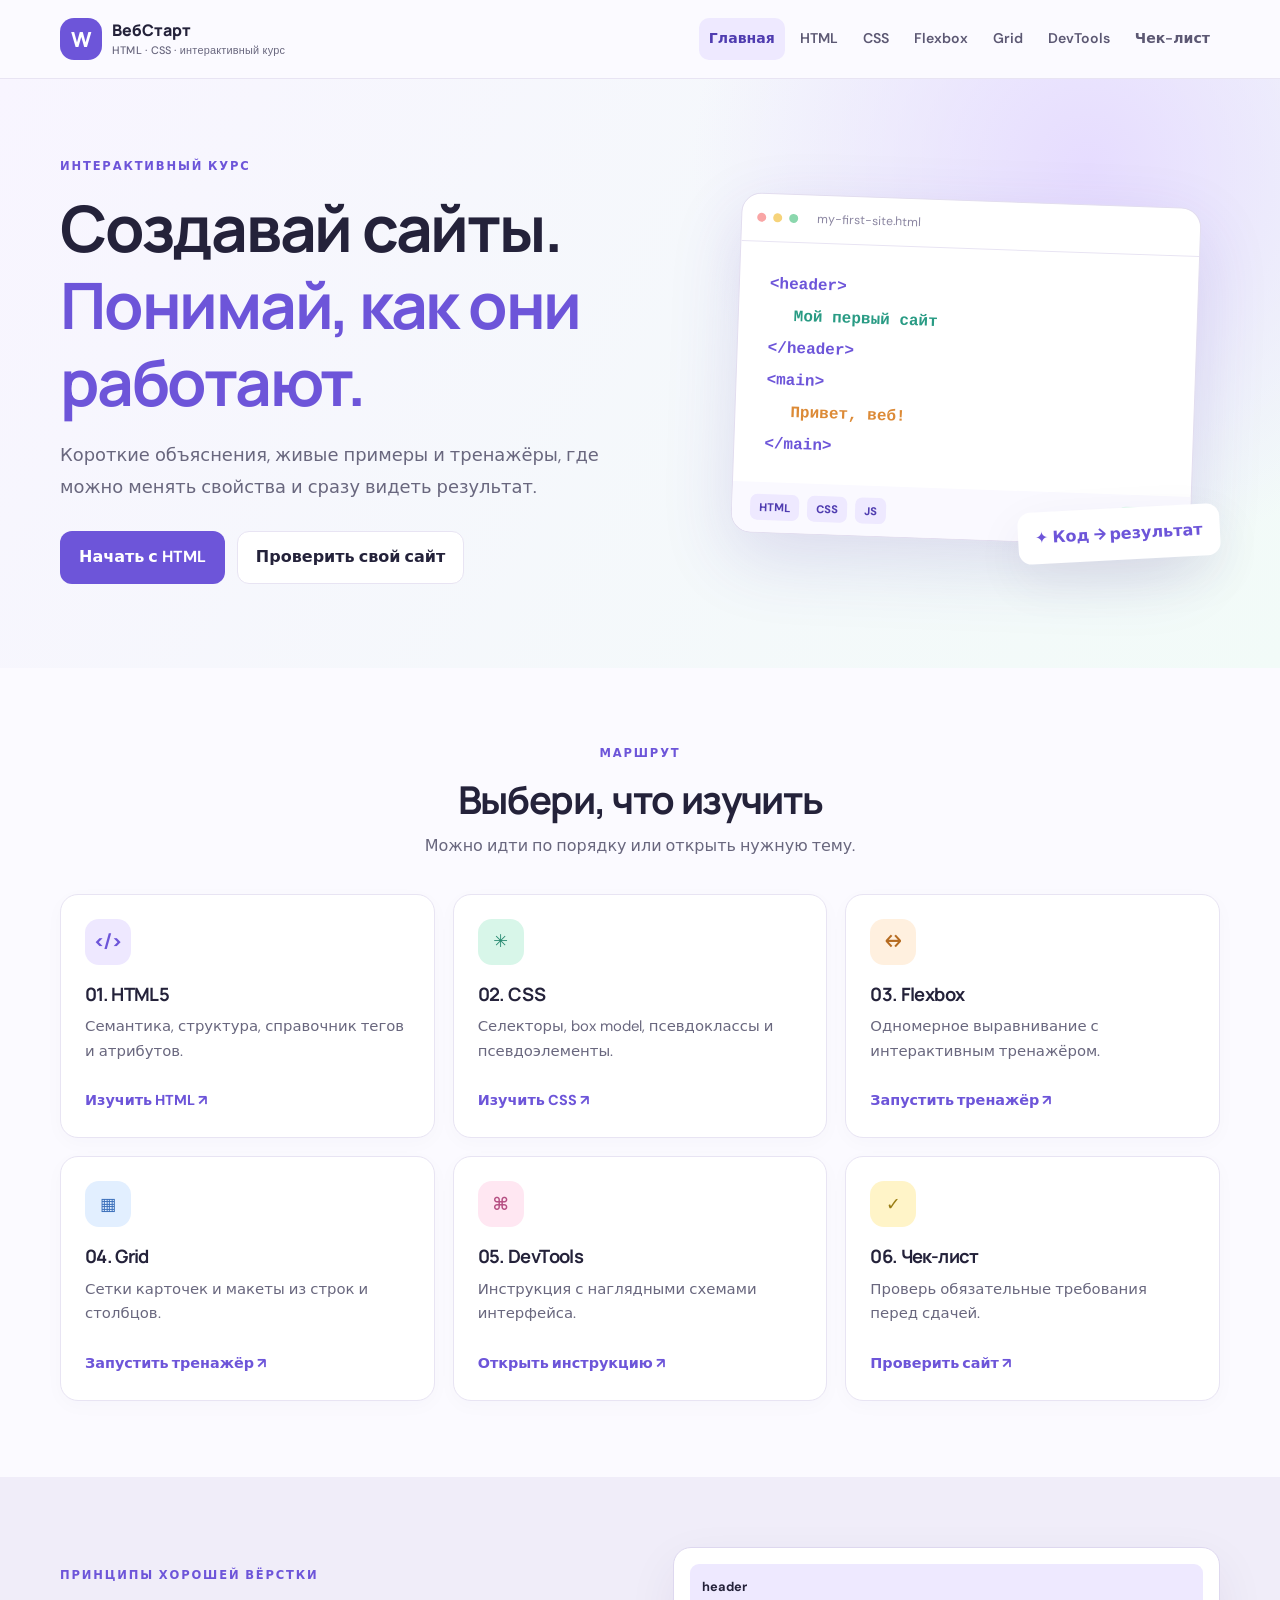
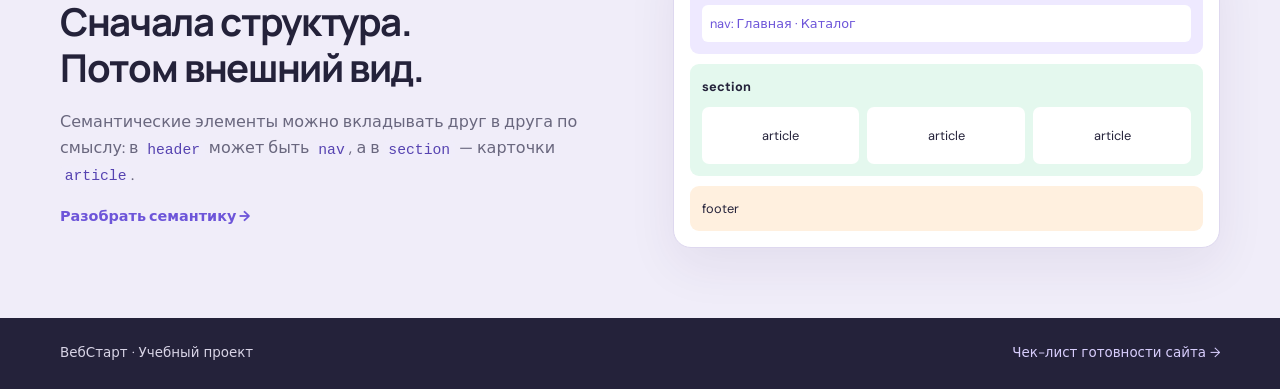
<file: index.html>
<!doctype html><html lang="ru"><head><meta charset="utf-8"><meta name="viewport" content="width=device-width, initial-scale=1"><meta name="description" content="Интерактивный учебник HTML и CSS"><title>ВебСтарт — интерактивный учебник</title><link rel="stylesheet" href="styles.css"><script src="app.js" defer></script></head><body><a class="skip-link" href="#main">Перейти к содержимому</a><header class="site-header"><div class="container header-inner"><a class="brand" href="index.html"><span class="brand-mark">W</span><span>ВебСтарт<small>HTML · CSS · интерактивный курс</small></span></a><button class="nav-toggle" aria-expanded="false" aria-controls="site-nav">Меню</button><nav id="site-nav" class="site-nav" aria-label="Основная навигация"><a aria-current="page" href="index.html">Главная</a><a href="html.html">HTML</a><a href="css.html">CSS</a><a href="flex.html">Flexbox</a><a href="grid.html">Grid</a><a href="devtools.html">DevTools</a><a href="checklist.html">Чек-лист</a></nav></div></header><main id="main"><section class="hero"><div class="container hero-grid"><div><p class="eyebrow">ИНТЕРАКТИВНЫЙ КУРС</p><h1>Создавай сайты.<br><span>Понимай, как они работают.</span></h1><p class="lead">Короткие объяснения, живые примеры и тренажёры, где можно менять свойства и сразу видеть результат.</p><div class="button-row"><a class="button primary" href="html.html">Начать с HTML</a><a class="button secondary" href="checklist.html">Проверить свой сайт</a></div></div><div class="hero-art"><div class="browser"><div class="browser-bar"><i></i><i></i><i></i><span>my-first-site.html</span></div><div class="code-lines"><p><b>&lt;header&gt;</b></p><p class="indent"><em>Мой первый сайт</em></p><p><b>&lt;/header&gt;</b></p><p><b>&lt;main&gt;</b></p><p class="indent"><strong>Привет, веб!</strong></p><p><b>&lt;/main&gt;</b></p></div><div class="browser-foot"><span>HTML</span><span>CSS</span><span>JS</span><span>● LIVE</span></div></div><div class="floating-note">✦ Код → результат</div></div></div></section><section class="container section-pad"><div class="section-heading"><p class="eyebrow">МАРШРУТ</p><h2>Выбери, что изучить</h2><p>Можно идти по порядку или открыть нужную тему.</p></div><div class="topic-grid"><a class="topic-card" href="html.html"><span class="topic-icon purple">&lt;/&gt;</span><h3>01. HTML5</h3><p>Семантика, структура, справочник тегов и атрибутов.</p><span class="card-link">Изучить HTML ↗</span></a><a class="topic-card" href="css.html"><span class="topic-icon mint">✳</span><h3>02. CSS</h3><p>Селекторы, box model, псевдоклассы и псевдоэлементы.</p><span class="card-link">Изучить CSS ↗</span></a><a class="topic-card" href="flex.html"><span class="topic-icon orange">↔</span><h3>03. Flexbox</h3><p>Одномерное выравнивание с интерактивным тренажёром.</p><span class="card-link">Запустить тренажёр ↗</span></a><a class="topic-card" href="grid.html"><span class="topic-icon blue">▦</span><h3>04. Grid</h3><p>Сетки карточек и макеты из строк и столбцов.</p><span class="card-link">Запустить тренажёр ↗</span></a><a class="topic-card" href="devtools.html"><span class="topic-icon pink">⌘</span><h3>05. DevTools</h3><p>Инструкция с наглядными схемами интерфейса.</p><span class="card-link">Открыть инструкцию ↗</span></a><a class="topic-card" href="checklist.html"><span class="topic-icon yellow">✓</span><h3>06. Чек-лист</h3><p>Проверь обязательные требования перед сдачей.</p><span class="card-link">Проверить сайт ↗</span></a></div></section><section class="soft-section"><div class="container split-section"><div><p class="eyebrow">ПРИНЦИПЫ ХОРОШЕЙ ВЁРСТКИ</p><h2>Сначала структура.<br>Потом внешний вид.</h2><p>Семантические элементы можно вкладывать друг в друга по смыслу: в <code>header</code> может быть <code>nav</code>, а в <code>section</code> — карточки <code>article</code>.</p><a class="text-link" href="html.html#semantics">Разобрать семантику →</a></div><div class="mini-layout"><header><b>header</b><nav>nav: Главная · Каталог</nav></header><main><b>section</b><div class="mini-cards"><article>article</article><article>article</article><article>article</article></div></main><footer>footer</footer></div></div></section></main><footer class="site-footer"><div class="container footer-inner"><span>ВебСтарт · Учебный проект</span><a href="checklist.html">Чек-лист готовности сайта →</a></div></footer></body></html>
</file>
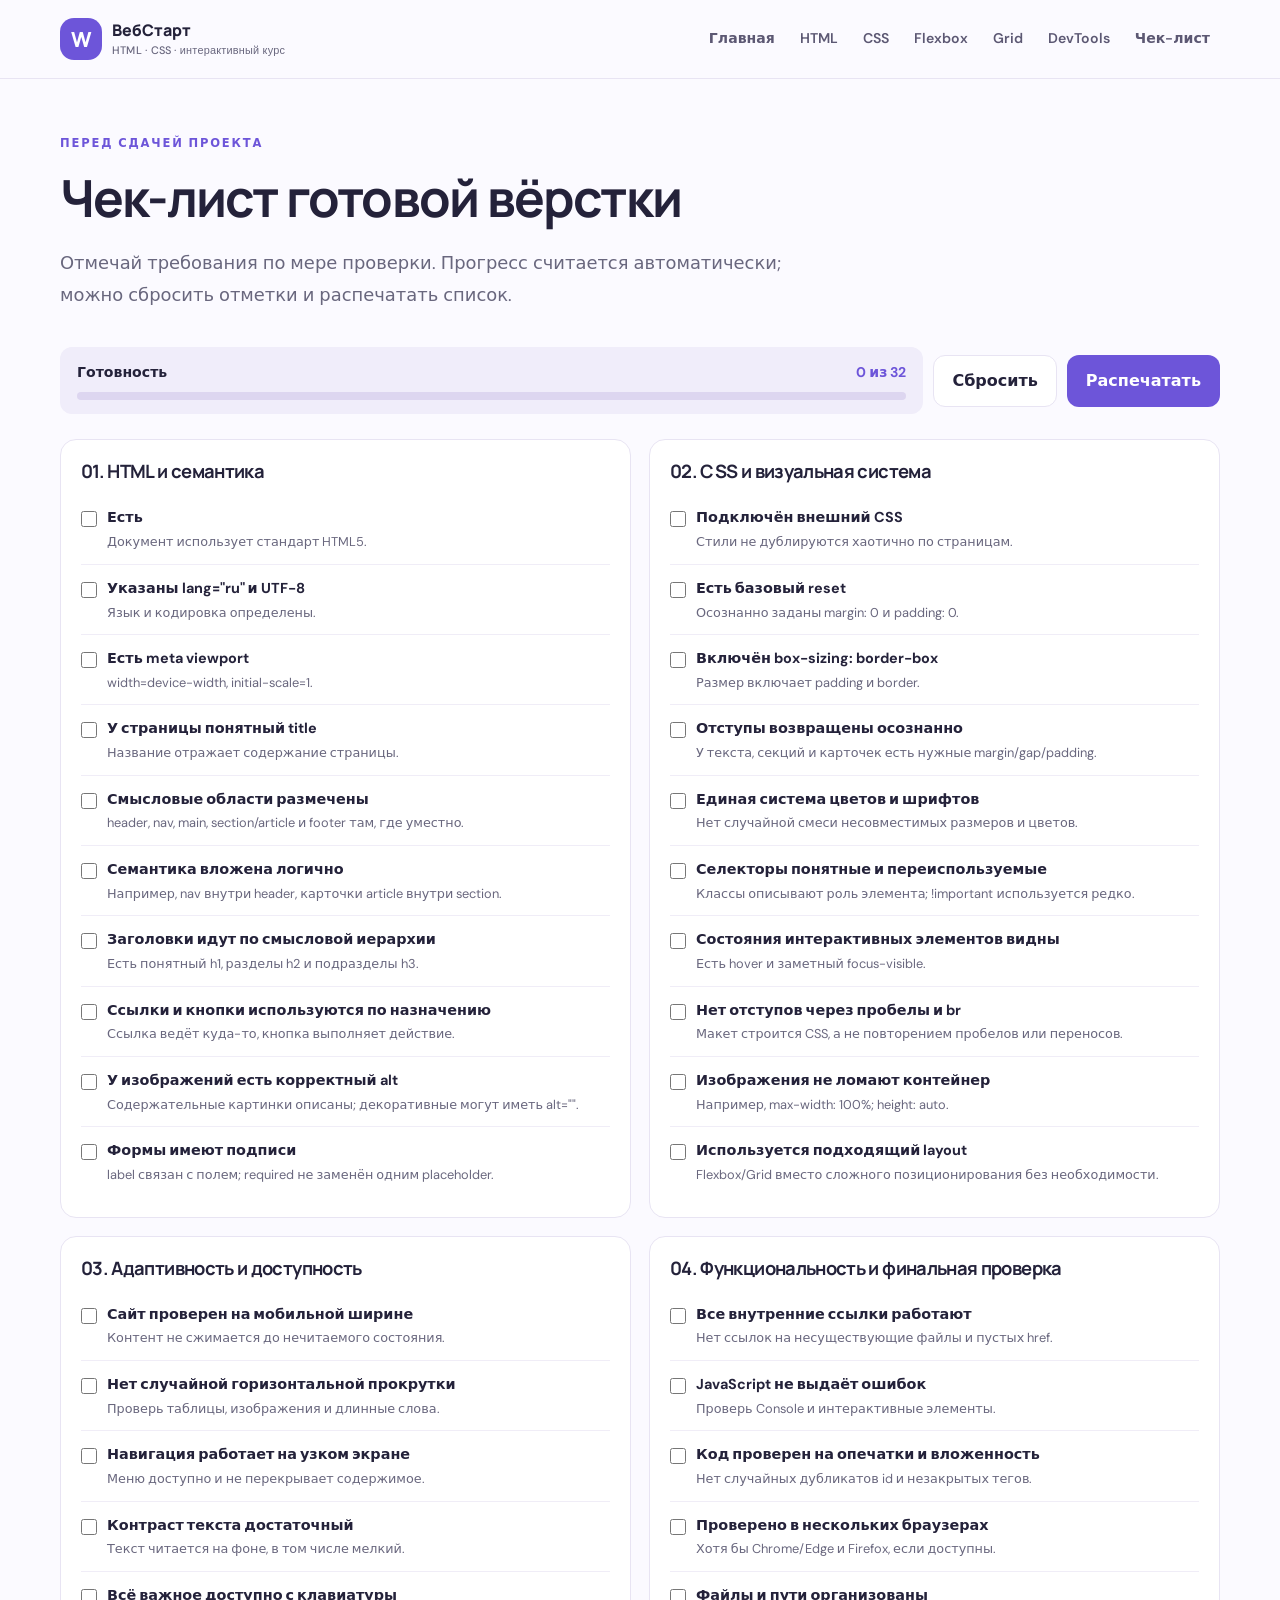
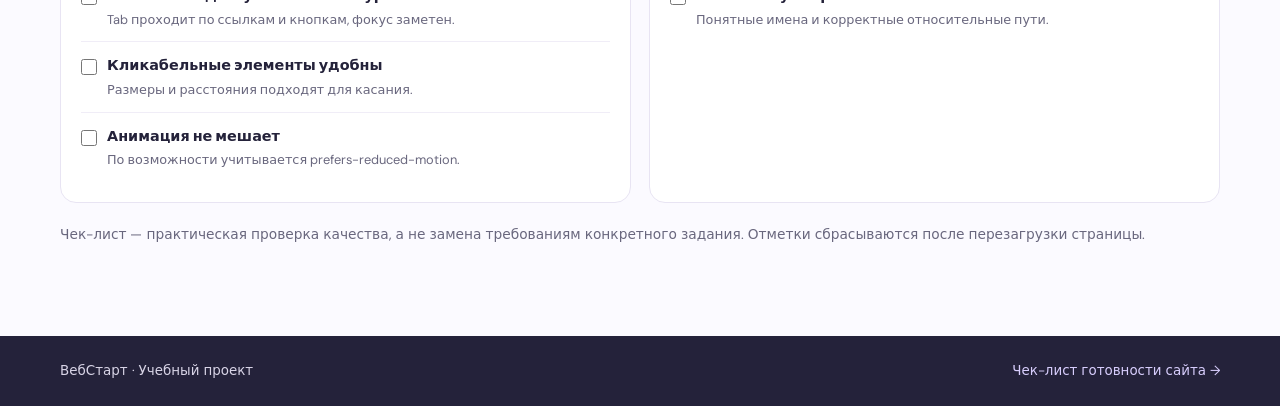
<file: checklist.html>
<!doctype html>
<html lang="ru"><head><meta charset="utf-8"><meta name="viewport" content="width=device-width, initial-scale=1"><meta name="description" content="Интерактивный учебник по HTML и CSS"><title>Чек-лист — ВебСтарт</title><link rel="stylesheet" href="styles.css"><script src="app.js" defer></script></head><body><a class="skip-link" href="#main">Перейти к содержимому</a><header class="site-header"><div class="container header-inner"><a class="brand" href="index.html"><span class="brand-mark">W</span><span>ВебСтарт<small>HTML · CSS · интерактивный курс</small></span></a><button class="nav-toggle" aria-expanded="false" aria-controls="site-nav">Меню</button><nav id="site-nav" class="site-nav" aria-label="Основная навигация"><a href="index.html">Главная</a><a href="html.html">HTML</a><a href="css.html">CSS</a><a href="flex.html">Flexbox</a><a href="grid.html">Grid</a><a href="devtools.html">DevTools</a><a href="checklist.html">Чек-лист</a></nav></div></header><main id="main" class="container checklist-page"><header class="page-title"><p class="eyebrow">ПЕРЕД СДАЧЕЙ ПРОЕКТА</p><h1>Чек-лист готовой вёрстки</h1><p class="lead">Отмечай требования по мере проверки. Прогресс считается автоматически; можно сбросить отметки и распечатать список.</p></header><div class="checklist-toolbar"><div class="progress-area"><div class="progress-label"><b>Готовность</b><strong data-check-progress>0 из 30</strong></div><div class="progress-track"><span data-progress-bar></span></div></div><button class="button secondary" type="button" data-check-reset>Сбросить</button><button class="button primary" type="button" data-print>Распечатать</button></div><div class="checklist-grid"><section class="checklist-group"><h2>01. HTML и семантика</h2><label class="check-item"><input type="checkbox"><span><b>Есть <!doctype html></b><small>Документ использует стандарт HTML5.</small></span></label><label class="check-item"><input type="checkbox"><span><b>Указаны lang="ru" и UTF-8</b><small>Язык и кодировка определены.</small></span></label><label class="check-item"><input type="checkbox"><span><b>Есть meta viewport</b><small>width=device-width, initial-scale=1.</small></span></label><label class="check-item"><input type="checkbox"><span><b>У страницы понятный title</b><small>Название отражает содержание страницы.</small></span></label><label class="check-item"><input type="checkbox"><span><b>Смысловые области размечены</b><small>header, nav, main, section/article и footer там, где уместно.</small></span></label><label class="check-item"><input type="checkbox"><span><b>Семантика вложена логично</b><small>Например, nav внутри header, карточки article внутри section.</small></span></label><label class="check-item"><input type="checkbox"><span><b>Заголовки идут по смысловой иерархии</b><small>Есть понятный h1, разделы h2 и подразделы h3.</small></span></label><label class="check-item"><input type="checkbox"><span><b>Ссылки и кнопки используются по назначению</b><small>Ссылка ведёт куда-то, кнопка выполняет действие.</small></span></label><label class="check-item"><input type="checkbox"><span><b>У изображений есть корректный alt</b><small>Содержательные картинки описаны; декоративные могут иметь alt="".</small></span></label><label class="check-item"><input type="checkbox"><span><b>Формы имеют подписи</b><small>label связан с полем; required не заменён одним placeholder.</small></span></label></section><section class="checklist-group"><h2>02. CSS и визуальная система</h2><label class="check-item"><input type="checkbox"><span><b>Подключён внешний CSS</b><small>Стили не дублируются хаотично по страницам.</small></span></label><label class="check-item"><input type="checkbox"><span><b>Есть базовый reset</b><small>Осознанно заданы margin: 0 и padding: 0.</small></span></label><label class="check-item"><input type="checkbox"><span><b>Включён box-sizing: border-box</b><small>Размер включает padding и border.</small></span></label><label class="check-item"><input type="checkbox"><span><b>Отступы возвращены осознанно</b><small>У текста, секций и карточек есть нужные margin/gap/padding.</small></span></label><label class="check-item"><input type="checkbox"><span><b>Единая система цветов и шрифтов</b><small>Нет случайной смеси несовместимых размеров и цветов.</small></span></label><label class="check-item"><input type="checkbox"><span><b>Селекторы понятные и переиспользуемые</b><small>Классы описывают роль элемента; !important используется редко.</small></span></label><label class="check-item"><input type="checkbox"><span><b>Состояния интерактивных элементов видны</b><small>Есть hover и заметный focus-visible.</small></span></label><label class="check-item"><input type="checkbox"><span><b>Нет отступов через пробелы и br</b><small>Макет строится CSS, а не повторением пробелов или переносов.</small></span></label><label class="check-item"><input type="checkbox"><span><b>Изображения не ломают контейнер</b><small>Например, max-width: 100%; height: auto.</small></span></label><label class="check-item"><input type="checkbox"><span><b>Используется подходящий layout</b><small>Flexbox/Grid вместо сложного позиционирования без необходимости.</small></span></label></section><section class="checklist-group"><h2>03. Адаптивность и доступность</h2><label class="check-item"><input type="checkbox"><span><b>Сайт проверен на мобильной ширине</b><small>Контент не сжимается до нечитаемого состояния.</small></span></label><label class="check-item"><input type="checkbox"><span><b>Нет случайной горизонтальной прокрутки</b><small>Проверь таблицы, изображения и длинные слова.</small></span></label><label class="check-item"><input type="checkbox"><span><b>Навигация работает на узком экране</b><small>Меню доступно и не перекрывает содержимое.</small></span></label><label class="check-item"><input type="checkbox"><span><b>Контраст текста достаточный</b><small>Текст читается на фоне, в том числе мелкий.</small></span></label><label class="check-item"><input type="checkbox"><span><b>Всё важное доступно с клавиатуры</b><small>Tab проходит по ссылкам и кнопкам, фокус заметен.</small></span></label><label class="check-item"><input type="checkbox"><span><b>Кликабельные элементы удобны</b><small>Размеры и расстояния подходят для касания.</small></span></label><label class="check-item"><input type="checkbox"><span><b>Анимация не мешает</b><small>По возможности учитывается prefers-reduced-motion.</small></span></label></section><section class="checklist-group"><h2>04. Функциональность и финальная проверка</h2><label class="check-item"><input type="checkbox"><span><b>Все внутренние ссылки работают</b><small>Нет ссылок на несуществующие файлы и пустых href.</small></span></label><label class="check-item"><input type="checkbox"><span><b>JavaScript не выдаёт ошибок</b><small>Проверь Console и интерактивные элементы.</small></span></label><label class="check-item"><input type="checkbox"><span><b>Код проверен на опечатки и вложенность</b><small>Нет случайных дубликатов id и незакрытых тегов.</small></span></label><label class="check-item"><input type="checkbox"><span><b>Проверено в нескольких браузерах</b><small>Хотя бы Chrome/Edge и Firefox, если доступны.</small></span></label><label class="check-item"><input type="checkbox"><span><b>Файлы и пути организованы</b><small>Понятные имена и корректные относительные пути.</small></span></label></section></div><p class="checklist-note">Чек-лист — практическая проверка качества, а не замена требованиям конкретного задания. Отметки сбрасываются после перезагрузки страницы.</p></main><footer class="site-footer"><div class="container footer-inner"><span>ВебСтарт · Учебный проект</span><a href="checklist.html">Чек-лист готовности сайта →</a></div></footer></body></html>
</file>
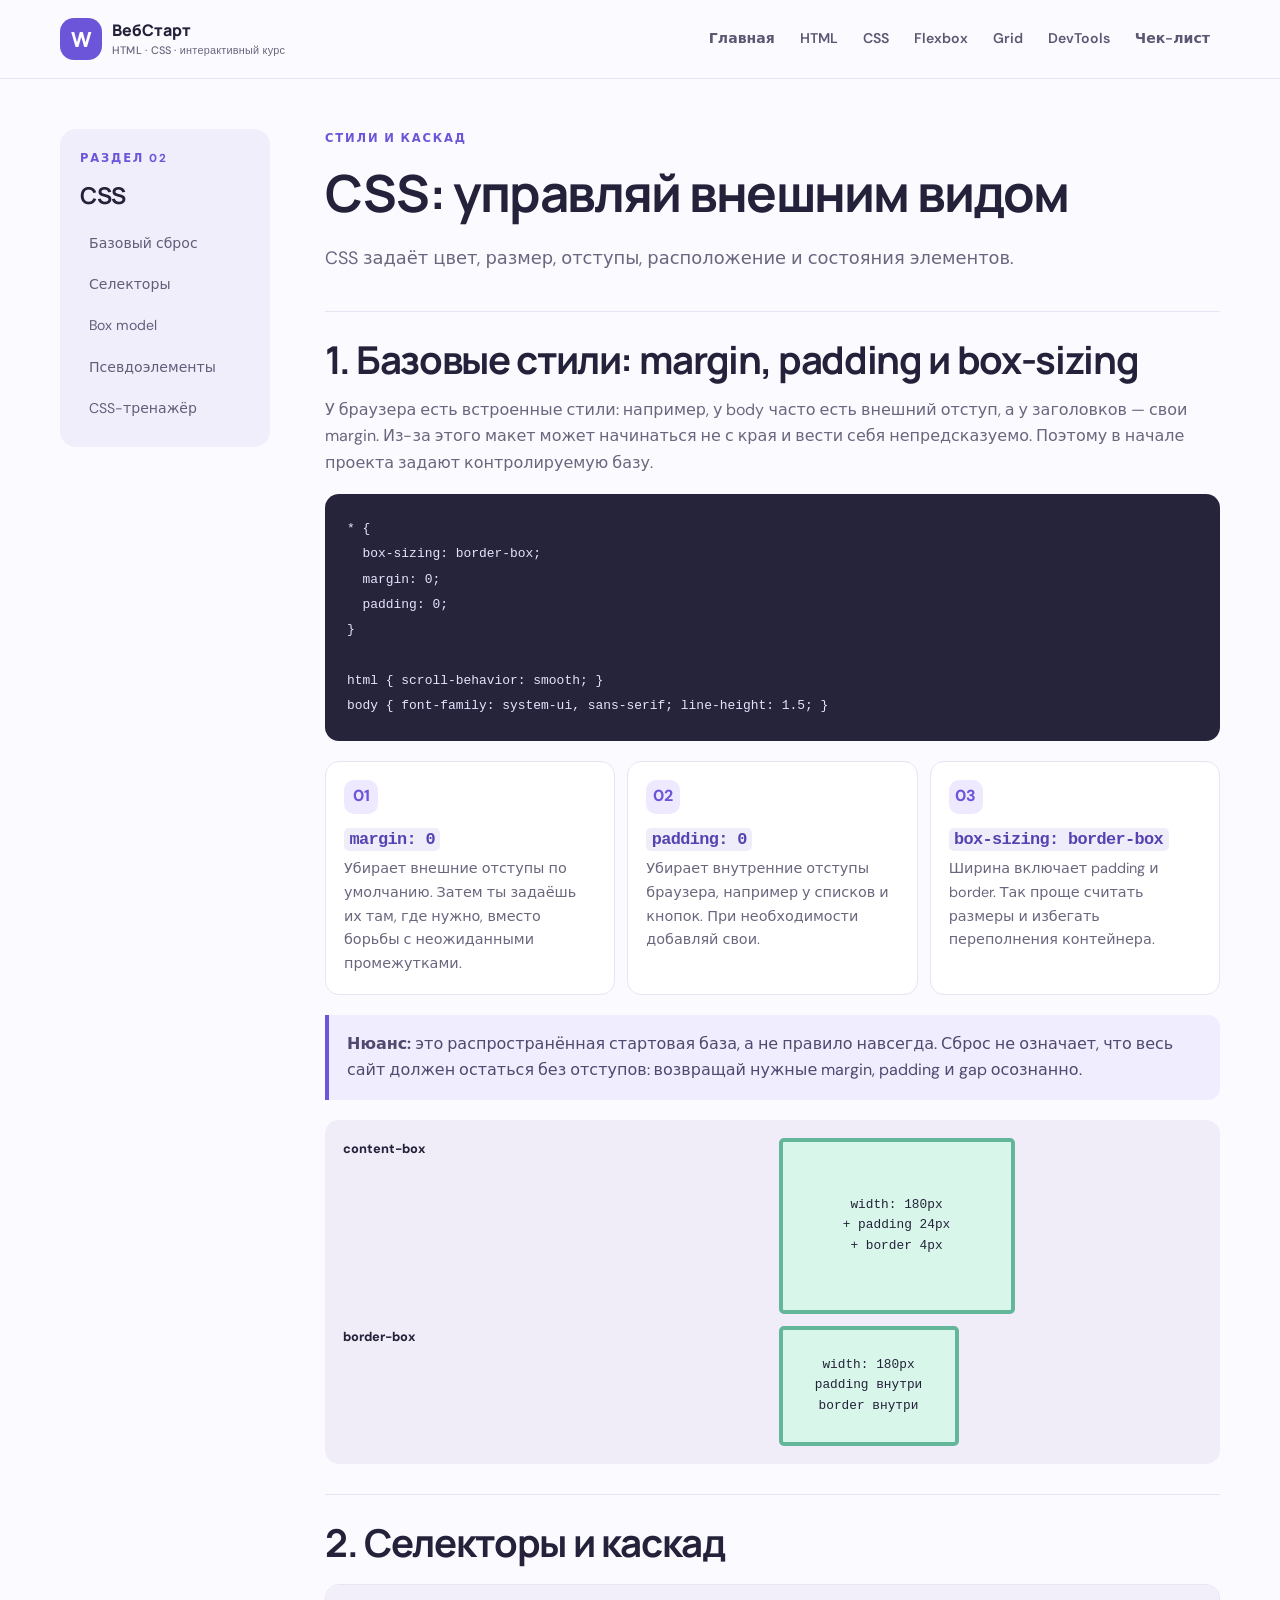
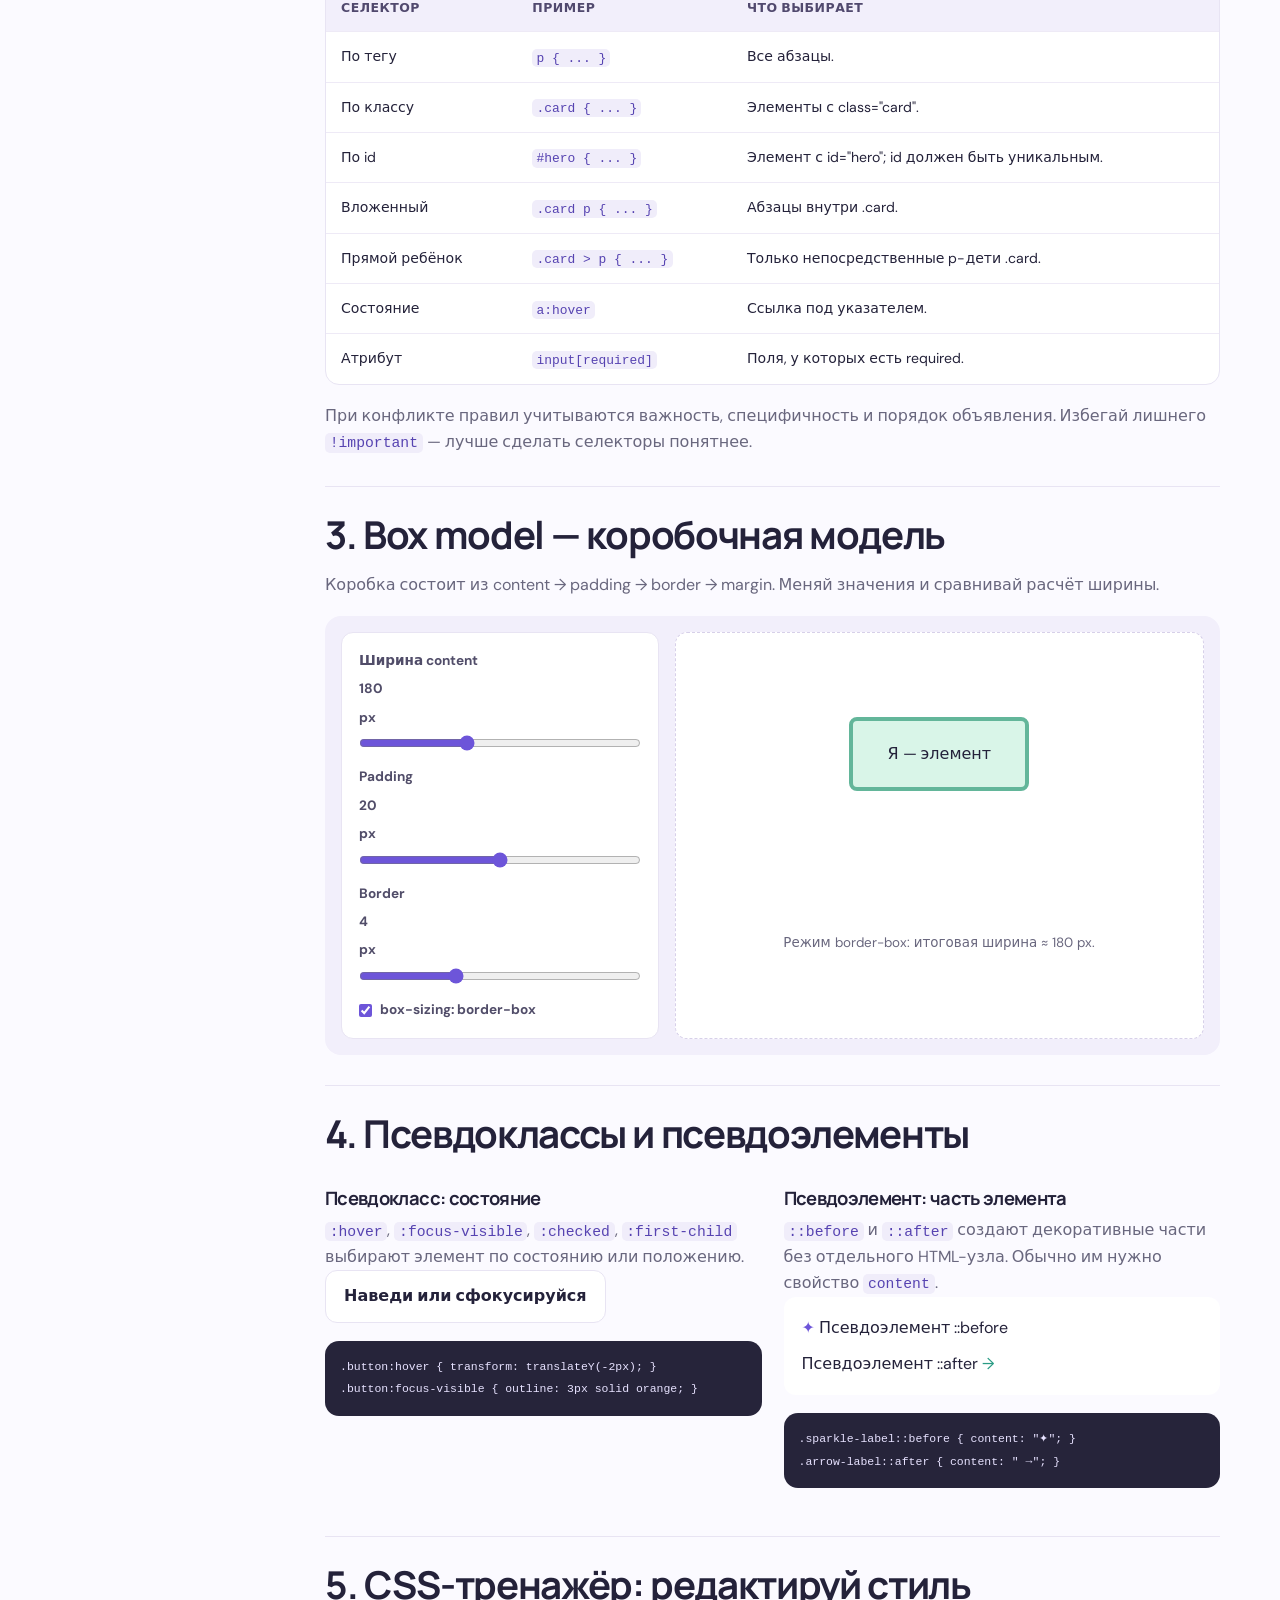
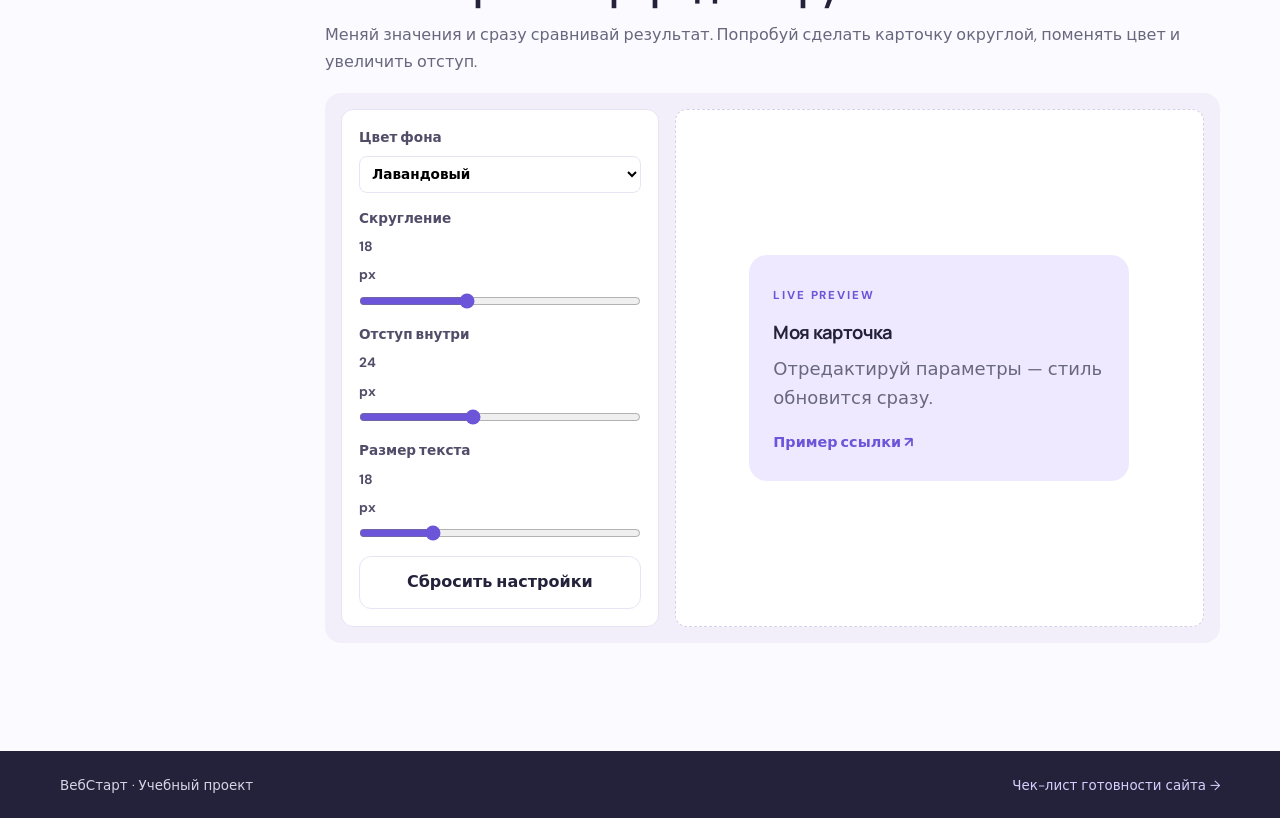
<file: css.html>
<!doctype html>
<html lang="ru"><head><meta charset="utf-8"><meta name="viewport" content="width=device-width, initial-scale=1"><meta name="description" content="Интерактивный учебник по HTML и CSS"><title>CSS — ВебСтарт</title><link rel="stylesheet" href="styles.css"><script src="app.js" defer></script></head><body><a class="skip-link" href="#main">Перейти к содержимому</a><header class="site-header"><div class="container header-inner"><a class="brand" href="index.html"><span class="brand-mark">W</span><span>ВебСтарт<small>HTML · CSS · интерактивный курс</small></span></a><button class="nav-toggle" aria-expanded="false" aria-controls="site-nav">Меню</button><nav id="site-nav" class="site-nav" aria-label="Основная навигация"><a href="index.html">Главная</a><a href="html.html">HTML</a><a href="css.html">CSS</a><a href="flex.html">Flexbox</a><a href="grid.html">Grid</a><a href="devtools.html">DevTools</a><a href="checklist.html">Чек-лист</a></nav></div></header><main id="main" class="container page-layout"><aside class="page-aside"><p class="eyebrow">РАЗДЕЛ 02</p><h2>CSS</h2><nav aria-label="Содержание урока"><a href="#reset">Базовый сброс</a><a href="#selectors">Селекторы</a><a href="#box">Box model</a><a href="#pseudo">Псевдоэлементы</a><a href="#playground">CSS-тренажёр</a></nav></aside><article class="lesson"><header class="page-title"><p class="eyebrow">СТИЛИ И КАСКАД</p><h1>CSS: управляй внешним видом</h1><p class="lead">CSS задаёт цвет, размер, отступы, расположение и состояния элементов.</p></header><section id="reset" class="lesson-section"><h2>1. Базовые стили: margin, padding и box-sizing</h2><p>У браузера есть встроенные стили: например, у body часто есть внешний отступ, а у заголовков — свои margin. Из-за этого макет может начинаться не с края и вести себя непредсказуемо. Поэтому в начале проекта задают контролируемую базу.</p><pre class="code-block"><code>* {
  box-sizing: border-box;
  margin: 0;
  padding: 0;
}

html { scroll-behavior: smooth; }
body { font-family: system-ui, sans-serif; line-height: 1.5; }</code></pre><div class="why-grid"><article><span class="number-bubble">01</span><h3><code>margin: 0</code></h3><p>Убирает внешние отступы по умолчанию. Затем ты задаёшь их там, где нужно, вместо борьбы с неожиданными промежутками.</p></article><article><span class="number-bubble">02</span><h3><code>padding: 0</code></h3><p>Убирает внутренние отступы браузера, например у списков и кнопок. При необходимости добавляй свои.</p></article><article><span class="number-bubble">03</span><h3><code>box-sizing: border-box</code></h3><p>Ширина включает padding и border. Так проще считать размеры и избегать переполнения контейнера.</p></article></div><div class="callout"><b>Нюанс:</b> это распространённая стартовая база, а не правило навсегда. Сброс не означает, что весь сайт должен остаться без отступов: возвращай нужные margin, padding и gap осознанно.</div><div class="box-model-demo"><div class="box-model-label">content-box</div><div class="model-box content-box">width: 180px<br>+ padding 24px<br>+ border 4px</div><div class="box-model-label">border-box</div><div class="model-box border-box">width: 180px<br>padding внутри<br>border внутри</div></div></section><section id="selectors" class="lesson-section"><h2>2. Селекторы и каскад</h2><div class="table-wrap"><table><thead><tr><th>Селектор</th><th>Пример</th><th>Что выбирает</th></tr></thead><tbody><tr><td>По тегу</td><td><code>p { ... }</code></td><td>Все абзацы.</td></tr><tr><td>По классу</td><td><code>.card { ... }</code></td><td>Элементы с class="card".</td></tr><tr><td>По id</td><td><code>#hero { ... }</code></td><td>Элемент с id="hero"; id должен быть уникальным.</td></tr><tr><td>Вложенный</td><td><code>.card p { ... }</code></td><td>Абзацы внутри .card.</td></tr><tr><td>Прямой ребёнок</td><td><code>.card &gt; p { ... }</code></td><td>Только непосредственные p-дети .card.</td></tr><tr><td>Состояние</td><td><code>a:hover</code></td><td>Ссылка под указателем.</td></tr><tr><td>Атрибут</td><td><code>input[required]</code></td><td>Поля, у которых есть required.</td></tr></tbody></table></div><p>При конфликте правил учитываются важность, специфичность и порядок объявления. Избегай лишнего <code>!important</code> — лучше сделать селекторы понятнее.</p></section><section id="box" class="lesson-section"><h2>3. Box model — коробочная модель</h2><p>Коробка состоит из content → padding → border → margin. Меняй значения и сравнивай расчёт ширины.</p><div class="interactive-lab" data-box-lab><div class="lab-controls"><label>Ширина content <output data-box-width-out>180</output> px<input type="range" min="120" max="280" value="180" data-box-width></label><label>Padding <output data-box-pad-out>20</output> px<input type="range" min="0" max="40" value="20" data-box-pad></label><label>Border <output data-box-border-out>4</output> px<input type="range" min="0" max="12" value="4" data-box-border></label><label class="check-label"><input type="checkbox" data-box-sizing checked> box-sizing: border-box</label></div><div class="lab-stage"><div class="live-box" data-live-box>Я — элемент</div><p class="lab-readout" data-box-readout aria-live="polite"></p></div></div></section><section id="pseudo" class="lesson-section"><h2>4. Псевдоклассы и псевдоэлементы</h2><div class="two-column"><div><h3>Псевдокласс: состояние</h3><p><code>:hover</code>, <code>:focus-visible</code>, <code>:checked</code>, <code>:first-child</code> выбирают элемент по состоянию или положению.</p><button class="button secondary hover-demo">Наведи или сфокусируйся</button><pre class="compact-code"><code>.button:hover { transform: translateY(-2px); }
.button:focus-visible { outline: 3px solid orange; }</code></pre></div><div><h3>Псевдоэлемент: часть элемента</h3><p><code>::before</code> и <code>::after</code> создают декоративные части без отдельного HTML-узла. Обычно им нужно свойство <code>content</code>.</p><div class="pseudo-demo"><span class="sparkle-label">Псевдоэлемент ::before</span><span class="arrow-label">Псевдоэлемент ::after</span></div><pre class="compact-code"><code>.sparkle-label::before { content: "✦"; }
.arrow-label::after { content: " →"; }</code></pre></div></div></section><section id="playground" class="lesson-section"><h2>5. CSS-тренажёр: редактируй стиль</h2><p>Меняй значения и сразу сравнивай результат. Попробуй сделать карточку округлой, поменять цвет и увеличить отступ.</p><div class="interactive-lab" data-css-lab><div class="lab-controls"><label>Цвет фона<select data-css-color><option value="#eee9ff">Лавандовый</option><option value="#d7f7eb">Мятный</option><option value="#ffe4cb">Персиковый</option><option value="#dceeff">Голубой</option></select></label><label>Скругление <output data-radius-out>18</output> px<input type="range" min="0" max="48" value="18" data-radius></label><label>Отступ внутри <output data-padding-out>24</output> px<input type="range" min="8" max="48" value="24" data-padding></label><label>Размер текста <output data-font-out>18</output> px<input type="range" min="14" max="30" value="18" data-font></label><button class="button secondary" type="button" data-css-reset>Сбросить настройки</button></div><div class="lab-stage"><article class="css-live-card" data-css-card><span class="eyebrow">LIVE PREVIEW</span><h3>Моя карточка</h3><p>Отредактируй параметры — стиль обновится сразу.</p><a href="#playground" class="text-link">Пример ссылки ↗</a></article></div></div></section></article></main><footer class="site-footer"><div class="container footer-inner"><span>ВебСтарт · Учебный проект</span><a href="checklist.html">Чек-лист готовности сайта →</a></div></footer></body></html>
</file>
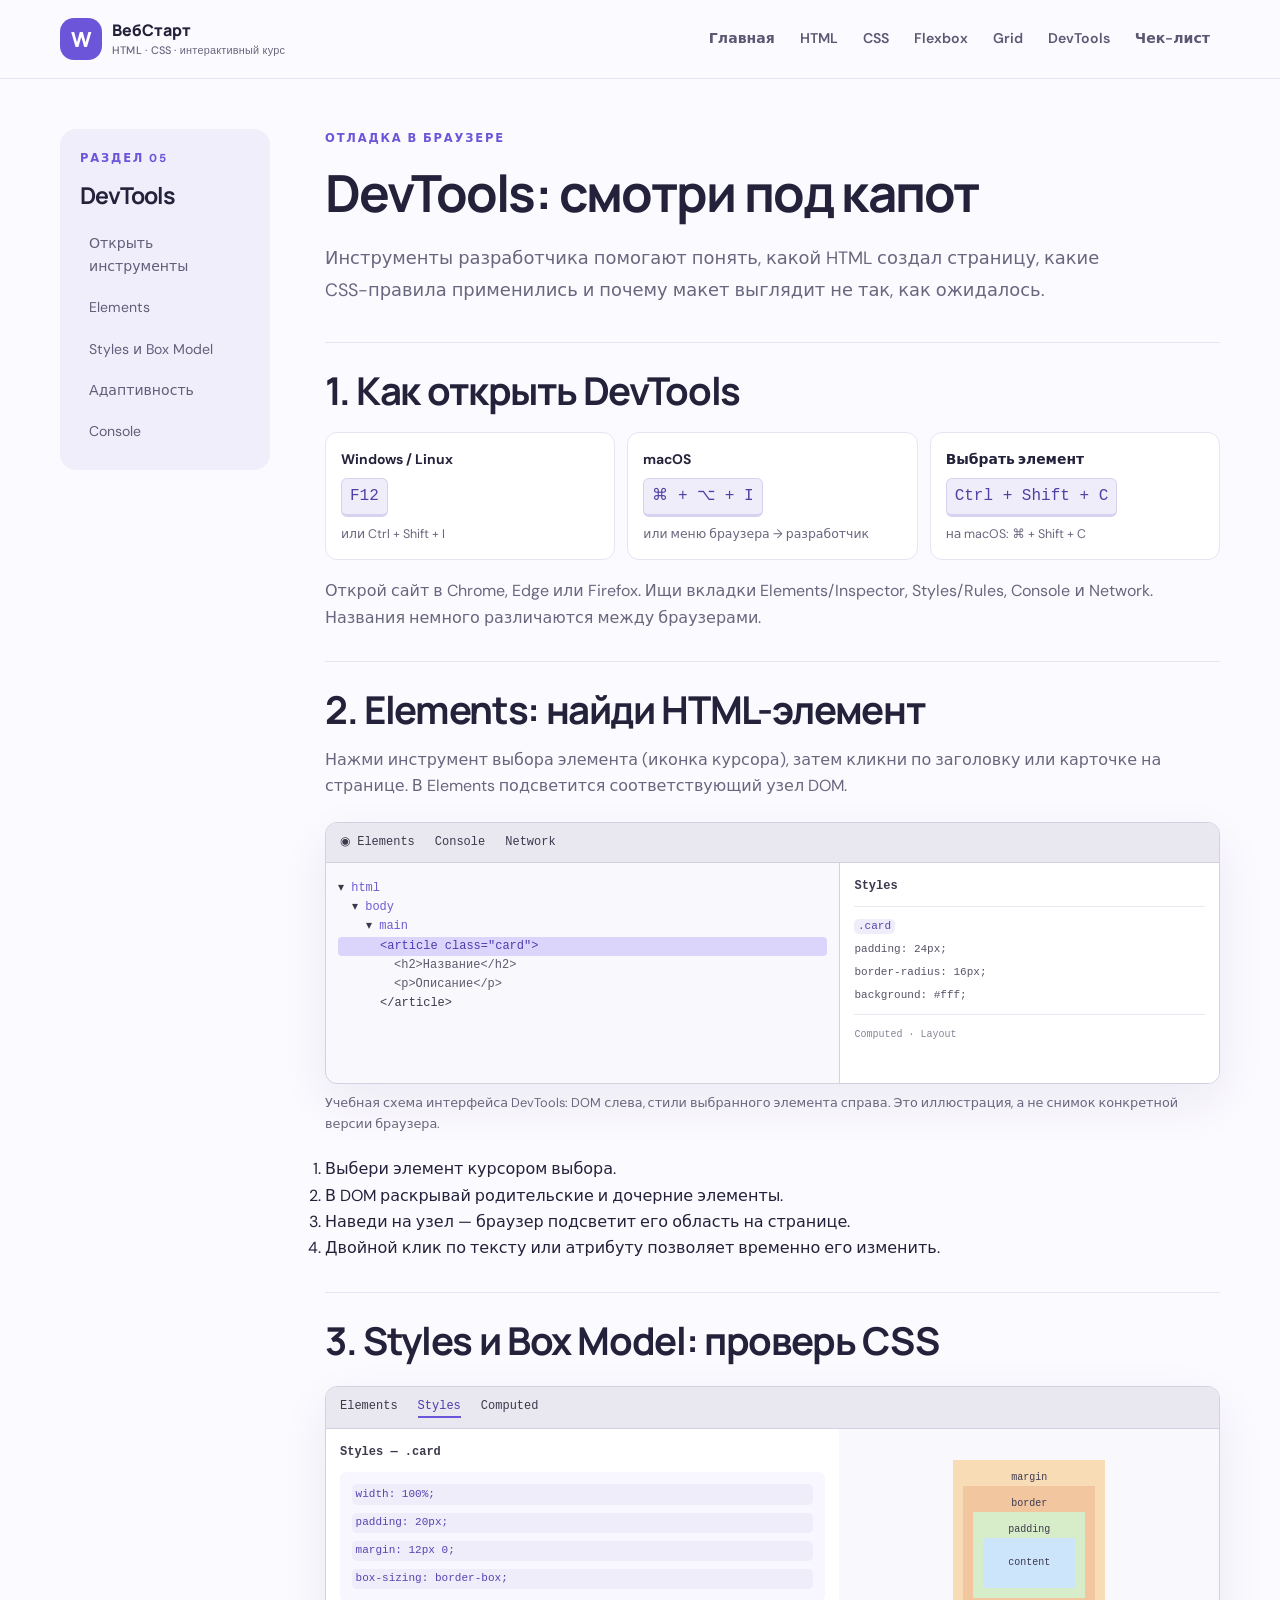
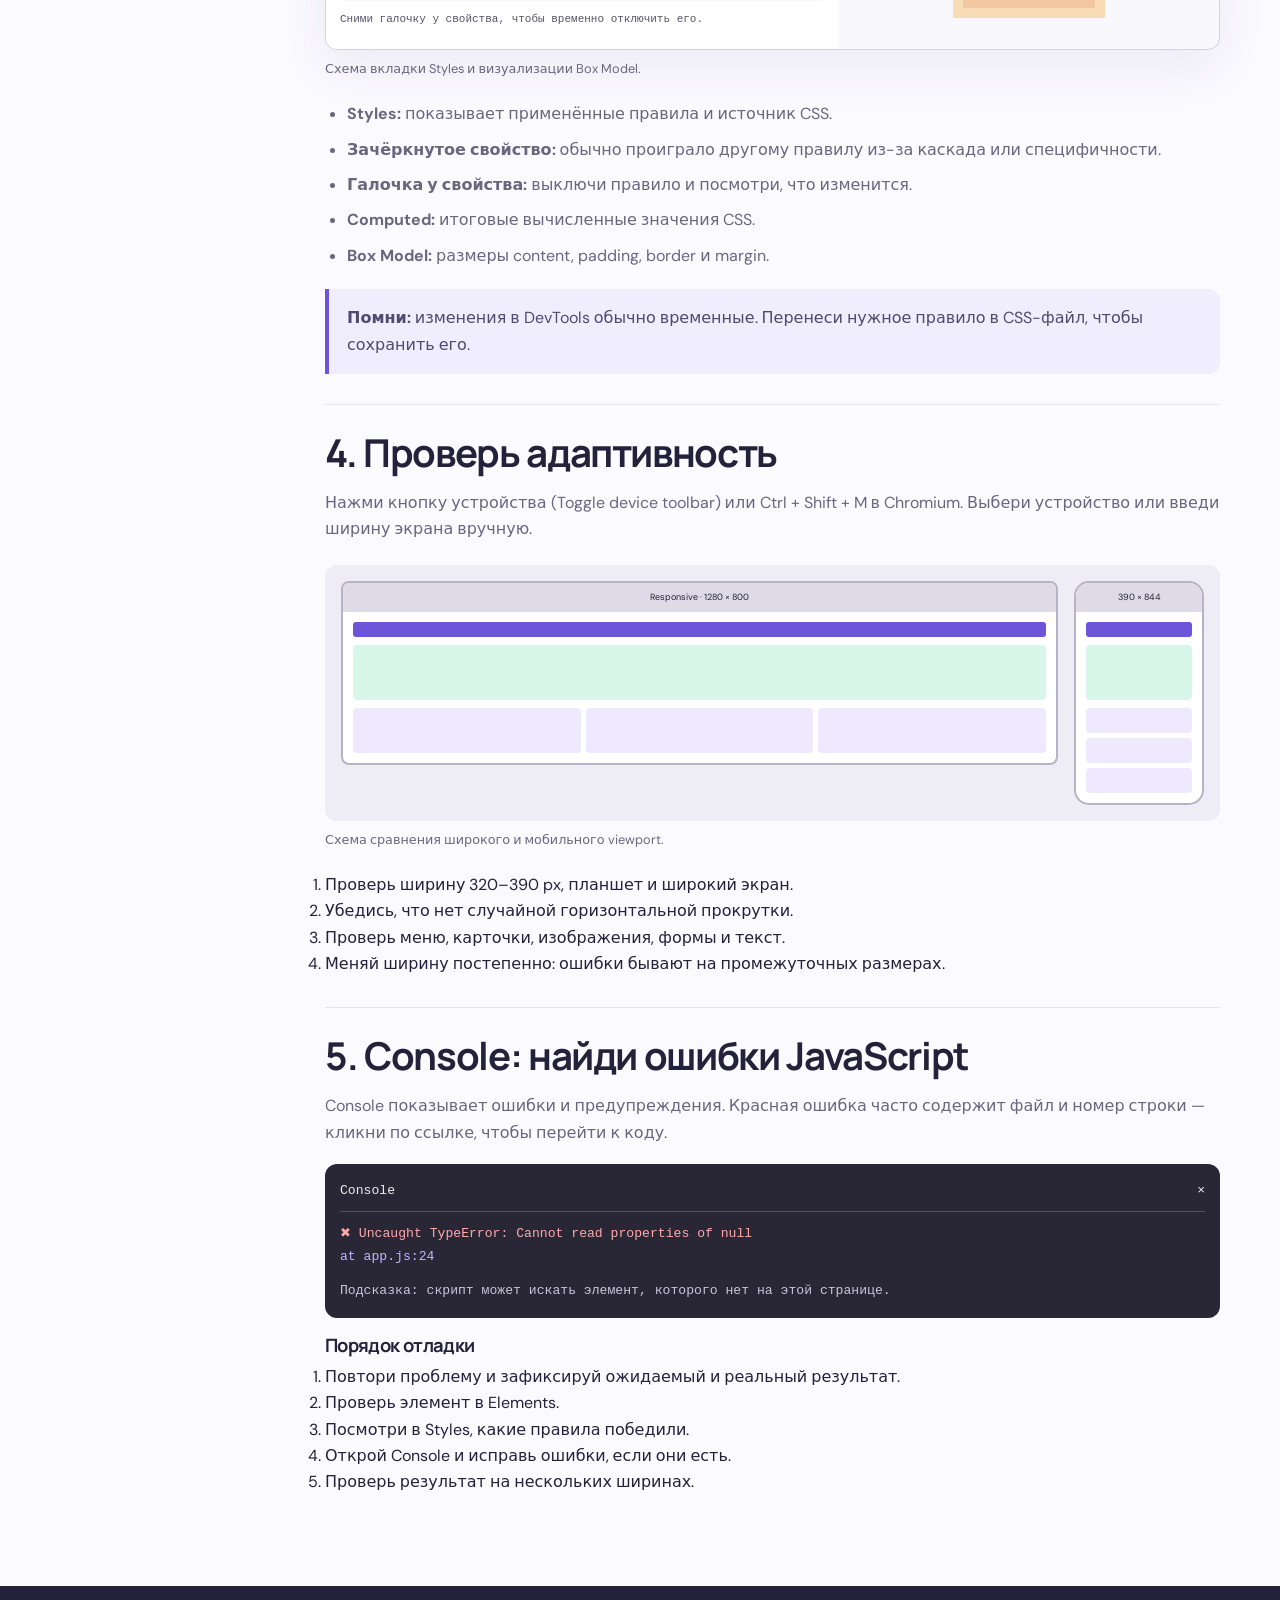
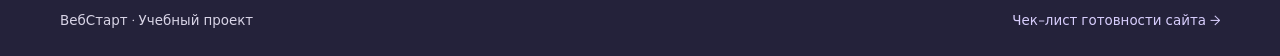
<file: devtools.html>
<!doctype html>
<html lang="ru"><head><meta charset="utf-8"><meta name="viewport" content="width=device-width, initial-scale=1"><meta name="description" content="Интерактивный учебник по HTML и CSS"><title>DevTools — ВебСтарт</title><link rel="stylesheet" href="styles.css"><script src="app.js" defer></script></head><body><a class="skip-link" href="#main">Перейти к содержимому</a><header class="site-header"><div class="container header-inner"><a class="brand" href="index.html"><span class="brand-mark">W</span><span>ВебСтарт<small>HTML · CSS · интерактивный курс</small></span></a><button class="nav-toggle" aria-expanded="false" aria-controls="site-nav">Меню</button><nav id="site-nav" class="site-nav" aria-label="Основная навигация"><a href="index.html">Главная</a><a href="html.html">HTML</a><a href="css.html">CSS</a><a href="flex.html">Flexbox</a><a href="grid.html">Grid</a><a href="devtools.html">DevTools</a><a href="checklist.html">Чек-лист</a></nav></div></header><main id="main" class="container page-layout"><aside class="page-aside"><p class="eyebrow">РАЗДЕЛ 05</p><h2>DevTools</h2><nav aria-label="Содержание урока"><a href="#open">Открыть инструменты</a><a href="#elements">Elements</a><a href="#styles">Styles и Box Model</a><a href="#responsive">Адаптивность</a><a href="#console">Console</a></nav></aside><article class="lesson"><header class="page-title"><p class="eyebrow">ОТЛАДКА В БРАУЗЕРЕ</p><h1>DevTools: смотри под капот</h1><p class="lead">Инструменты разработчика помогают понять, какой HTML создал страницу, какие CSS-правила применились и почему макет выглядит не так, как ожидалось.</p></header><section id="open" class="lesson-section"><h2>1. Как открыть DevTools</h2><div class="shortcut-grid"><div><b>Windows / Linux</b><kbd>F12</kbd><span>или Ctrl + Shift + I</span></div><div><b>macOS</b><kbd>⌘ + ⌥ + I</kbd><span>или меню браузера → разработчик</span></div><div><b>Выбрать элемент</b><kbd>Ctrl + Shift + C</kbd><span>на macOS: ⌘ + Shift + C</span></div></div><p>Открой сайт в Chrome, Edge или Firefox. Ищи вкладки Elements/Inspector, Styles/Rules, Console и Network. Названия немного различаются между браузерами.</p></section><section id="elements" class="lesson-section"><h2>2. Elements: найди HTML-элемент</h2><p>Нажми инструмент выбора элемента (иконка курсора), затем кликни по заголовку или карточке на странице. В Elements подсветится соответствующий узел DOM.</p><figure class="dev-figure"><div class="mock-devtools"><div class="mock-top"><span>◉ Elements</span><span>Console</span><span>Network</span></div><div class="mock-workspace"><div class="mock-dom"><div>▾ <i>html</i></div><div class="mock-indent">▾ <i>body</i></div><div class="mock-indent2">▾ <i>main</i></div><div class="mock-indent3 selected">&lt;article class="card"&gt;</div><div class="mock-indent4">&lt;h2&gt;Название&lt;/h2&gt;</div><div class="mock-indent4">&lt;p&gt;Описание&lt;/p&gt;</div><div class="mock-indent3">&lt;/article&gt;</div></div><div class="mock-side"><b>Styles</b><hr><code>.card</code><p>padding: 24px;</p><p>border-radius: 16px;</p><p>background: #fff;</p><hr><span class="mock-muted">Computed · Layout</span></div></div></div><figcaption>Учебная схема интерфейса DevTools: DOM слева, стили выбранного элемента справа. Это иллюстрация, а не снимок конкретной версии браузера.</figcaption></figure><ol><li>Выбери элемент курсором выбора.</li><li>В DOM раскрывай родительские и дочерние элементы.</li><li>Наведи на узел — браузер подсветит его область на странице.</li><li>Двойной клик по тексту или атрибуту позволяет временно его изменить.</li></ol></section><section id="styles" class="lesson-section"><h2>3. Styles и Box Model: проверь CSS</h2><figure class="dev-figure"><div class="mock-devtools"><div class="mock-top"><span>Elements</span><span class="active">Styles</span><span>Computed</span></div><div class="mock-workspace"><div class="mock-side wide"><b>Styles — .card</b><div class="mock-rule"><code>width: 100%;</code><code>padding: 20px;</code><code>margin: 12px 0;</code><code>box-sizing: border-box;</code></div><p class="mock-muted">Сними галочку у свойства, чтобы временно отключить его.</p></div><div class="mock-box-model"><div class="bm-margin"><span>margin</span><div class="bm-border"><span>border</span><div class="bm-padding"><span>padding</span><div class="bm-content">content</div></div></div></div></div></div></div><figcaption>Схема вкладки Styles и визуализации Box Model.</figcaption></figure><ul class="check-bullets"><li><b>Styles:</b> показывает применённые правила и источник CSS.</li><li><b>Зачёркнутое свойство:</b> обычно проиграло другому правилу из-за каскада или специфичности.</li><li><b>Галочка у свойства:</b> выключи правило и посмотри, что изменится.</li><li><b>Computed:</b> итоговые вычисленные значения CSS.</li><li><b>Box Model:</b> размеры content, padding, border и margin.</li></ul><div class="callout"><b>Помни:</b> изменения в DevTools обычно временные. Перенеси нужное правило в CSS-файл, чтобы сохранить его.</div></section><section id="responsive" class="lesson-section"><h2>4. Проверь адаптивность</h2><p>Нажми кнопку устройства (Toggle device toolbar) или Ctrl + Shift + M в Chromium. Выбери устройство или введи ширину экрана вручную.</p><figure class="dev-figure"><div class="mock-responsive"><div class="mock-desktop"><div class="mock-device-bar">Responsive · 1280 × 800</div><div class="mock-webpage"><div class="mock-web-head"></div><div class="mock-web-hero"></div><div class="mock-web-cards"><i></i><i></i><i></i></div></div></div><div class="mock-phone"><div class="mock-device-bar">390 × 844</div><div class="mock-phone-screen"><div class="mock-web-head"></div><div class="mock-web-hero"></div><div class="mock-web-cards"><i></i><i></i><i></i></div></div></div></div><figcaption>Схема сравнения широкого и мобильного viewport.</figcaption></figure><ol><li>Проверь ширину 320–390 px, планшет и широкий экран.</li><li>Убедись, что нет случайной горизонтальной прокрутки.</li><li>Проверь меню, карточки, изображения, формы и текст.</li><li>Меняй ширину постепенно: ошибки бывают на промежуточных размерах.</li></ol></section><section id="console" class="lesson-section"><h2>5. Console: найди ошибки JavaScript</h2><p>Console показывает ошибки и предупреждения. Красная ошибка часто содержит файл и номер строки — кликни по ссылке, чтобы перейти к коду.</p><div class="console-example"><div class="console-bar">Console <span>×</span></div><p class="console-error">✖ Uncaught TypeError: Cannot read properties of null</p><p class="console-location">at app.js:24</p><p class="console-tip">Подсказка: скрипт может искать элемент, которого нет на этой странице.</p></div><h3>Порядок отладки</h3><ol><li>Повтори проблему и зафиксируй ожидаемый и реальный результат.</li><li>Проверь элемент в Elements.</li><li>Посмотри в Styles, какие правила победили.</li><li>Открой Console и исправь ошибки, если они есть.</li><li>Проверь результат на нескольких ширинах.</li></ol></section></article></main><footer class="site-footer"><div class="container footer-inner"><span>ВебСтарт · Учебный проект</span><a href="checklist.html">Чек-лист готовности сайта →</a></div></footer></body></html>
</file>
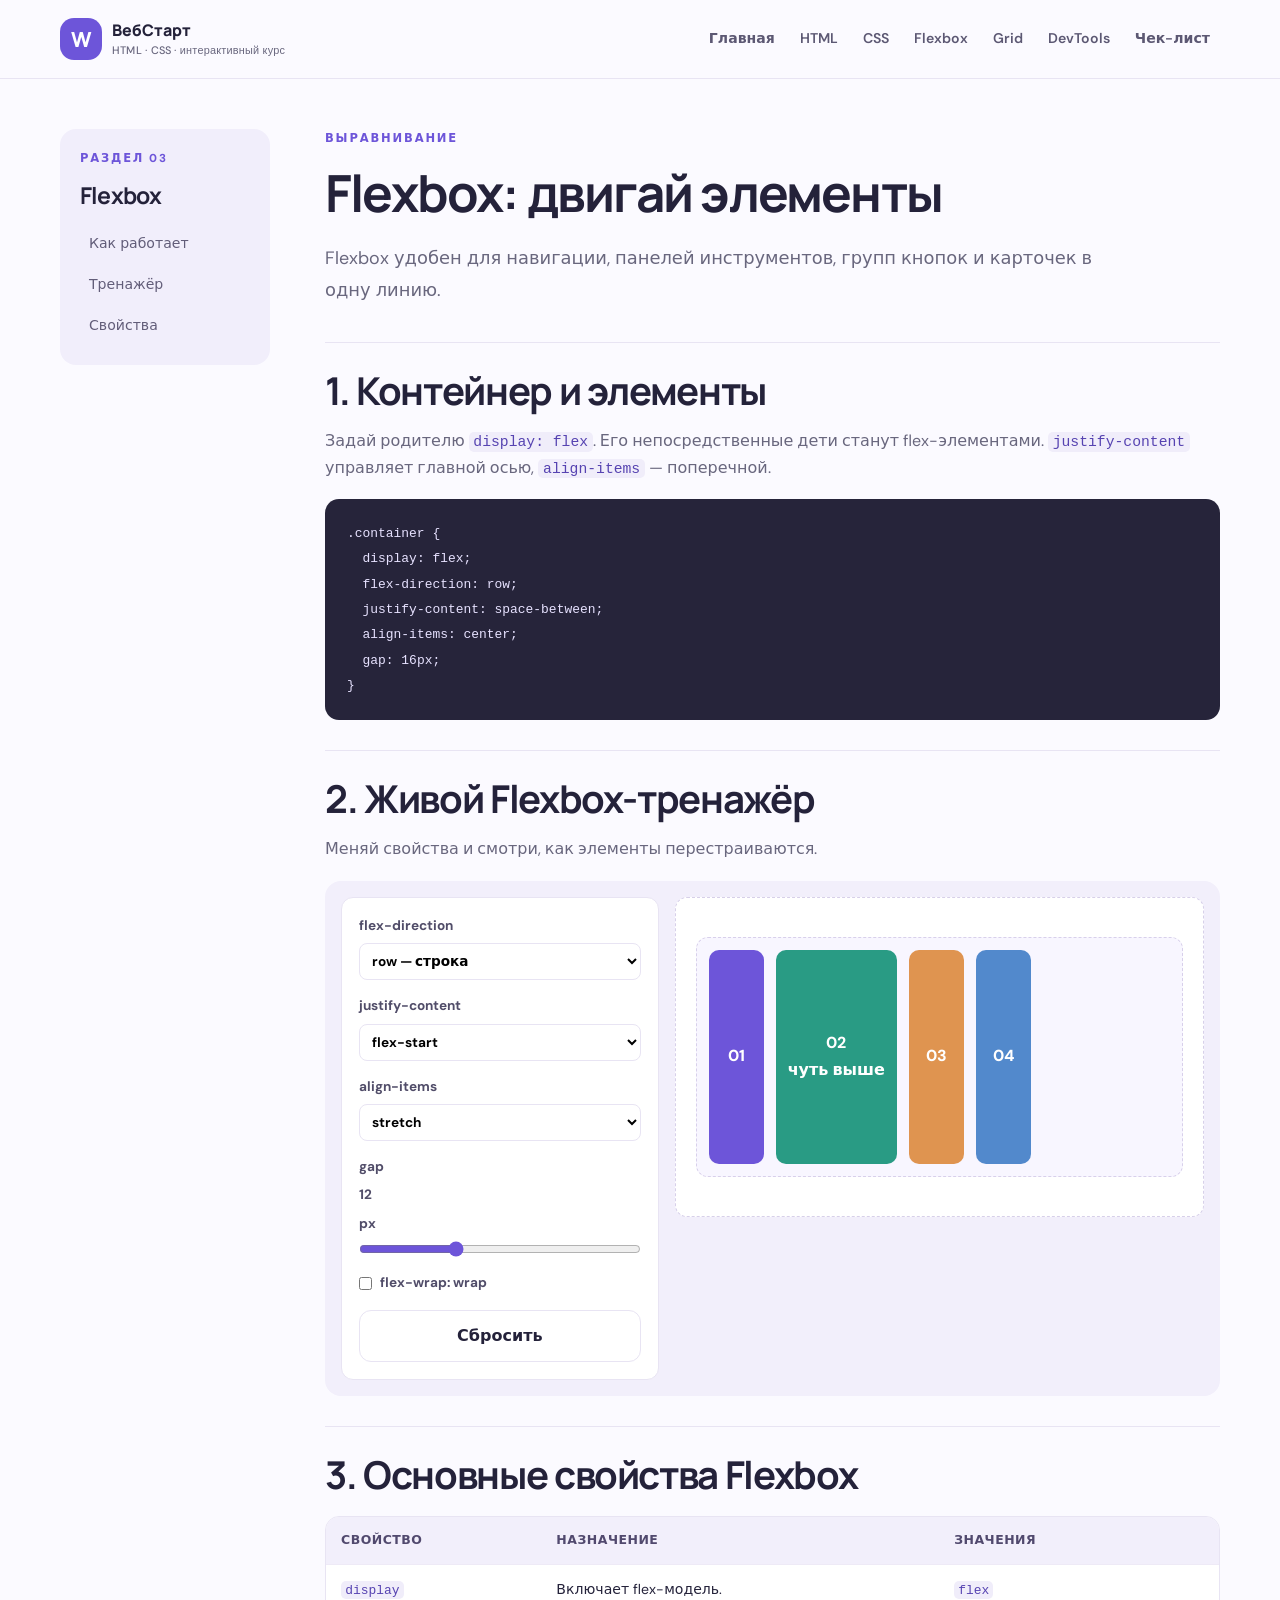
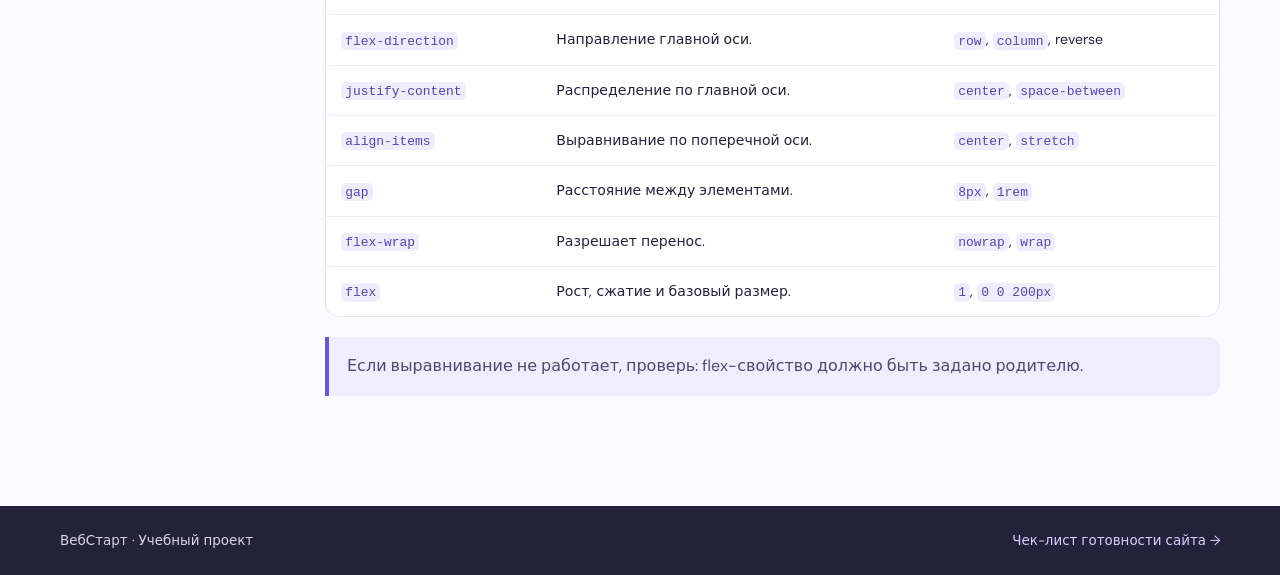
<file: flex.html>
<!doctype html>
<html lang="ru"><head><meta charset="utf-8"><meta name="viewport" content="width=device-width, initial-scale=1"><meta name="description" content="Интерактивный учебник по HTML и CSS"><title>Flexbox — ВебСтарт</title><link rel="stylesheet" href="styles.css"><script src="app.js" defer></script></head><body><a class="skip-link" href="#main">Перейти к содержимому</a><header class="site-header"><div class="container header-inner"><a class="brand" href="index.html"><span class="brand-mark">W</span><span>ВебСтарт<small>HTML · CSS · интерактивный курс</small></span></a><button class="nav-toggle" aria-expanded="false" aria-controls="site-nav">Меню</button><nav id="site-nav" class="site-nav" aria-label="Основная навигация"><a href="index.html">Главная</a><a href="html.html">HTML</a><a href="css.html">CSS</a><a href="flex.html">Flexbox</a><a href="grid.html">Grid</a><a href="devtools.html">DevTools</a><a href="checklist.html">Чек-лист</a></nav></div></header><main id="main" class="container page-layout"><aside class="page-aside"><p class="eyebrow">РАЗДЕЛ 03</p><h2>Flexbox</h2><nav aria-label="Содержание урока"><a href="#concept">Как работает</a><a href="#trainer">Тренажёр</a><a href="#properties">Свойства</a></nav></aside><article class="lesson"><header class="page-title"><p class="eyebrow">ВЫРАВНИВАНИЕ</p><h1>Flexbox: двигай элементы</h1><p class="lead">Flexbox удобен для навигации, панелей инструментов, групп кнопок и карточек в одну линию.</p></header><section id="concept" class="lesson-section"><h2>1. Контейнер и элементы</h2><p>Задай родителю <code>display: flex</code>. Его непосредственные дети станут flex-элементами. <code>justify-content</code> управляет главной осью, <code>align-items</code> — поперечной.</p><pre class="code-block"><code>.container {
  display: flex;
  flex-direction: row;
  justify-content: space-between;
  align-items: center;
  gap: 16px;
}</code></pre></section><section id="trainer" class="lesson-section"><h2>2. Живой Flexbox-тренажёр</h2><p>Меняй свойства и смотри, как элементы перестраиваются.</p><div class="trainer"><div class="trainer-controls"><label>flex-direction<select data-flex-direction><option value="row">row — строка</option><option value="column">column — колонка</option><option value="row-reverse">row-reverse</option><option value="column-reverse">column-reverse</option></select></label><label>justify-content<select data-flex-justify><option value="flex-start">flex-start</option><option value="center">center</option><option value="flex-end">flex-end</option><option value="space-between">space-between</option><option value="space-around">space-around</option><option value="space-evenly">space-evenly</option></select></label><label>align-items<select data-flex-align><option value="stretch">stretch</option><option value="flex-start">flex-start</option><option value="center">center</option><option value="flex-end">flex-end</option><option value="baseline">baseline</option></select></label><label>gap <output data-flex-gap-out>12</output> px<input type="range" min="0" max="36" value="12" data-flex-gap></label><label class="check-label"><input type="checkbox" data-flex-wrap> flex-wrap: wrap</label><button class="button secondary" data-flex-reset type="button">Сбросить</button></div><div class="trainer-preview"><div class="flex-canvas" data-flex-canvas><div class="flex-item">01</div><div class="flex-item taller">02<br>чуть выше</div><div class="flex-item">03</div><div class="flex-item">04</div></div></div><div class="code-output"><span>Текущий CSS</span><pre data-flex-code><code>display: flex;</code></pre><button class="copy-button" data-copy="flex-code-text">Копировать CSS</button><textarea id="flex-code-text" class="copy-source" aria-label="CSS для копирования" readonly>display: flex;</textarea></div></div></section><section id="properties" class="lesson-section"><h2>3. Основные свойства Flexbox</h2><div class="table-wrap"><table><thead><tr><th>Свойство</th><th>Назначение</th><th>Значения</th></tr></thead><tbody><tr><td><code>display</code></td><td>Включает flex-модель.</td><td><code>flex</code></td></tr><tr><td><code>flex-direction</code></td><td>Направление главной оси.</td><td><code>row</code>, <code>column</code>, reverse</td></tr><tr><td><code>justify-content</code></td><td>Распределение по главной оси.</td><td><code>center</code>, <code>space-between</code></td></tr><tr><td><code>align-items</code></td><td>Выравнивание по поперечной оси.</td><td><code>center</code>, <code>stretch</code></td></tr><tr><td><code>gap</code></td><td>Расстояние между элементами.</td><td><code>8px</code>, <code>1rem</code></td></tr><tr><td><code>flex-wrap</code></td><td>Разрешает перенос.</td><td><code>nowrap</code>, <code>wrap</code></td></tr><tr><td><code>flex</code></td><td>Рост, сжатие и базовый размер.</td><td><code>1</code>, <code>0 0 200px</code></td></tr></tbody></table></div><div class="callout">Если выравнивание не работает, проверь: flex-свойство должно быть задано родителю.</div></section></article></main><footer class="site-footer"><div class="container footer-inner"><span>ВебСтарт · Учебный проект</span><a href="checklist.html">Чек-лист готовности сайта →</a></div></footer></body></html>
</file>
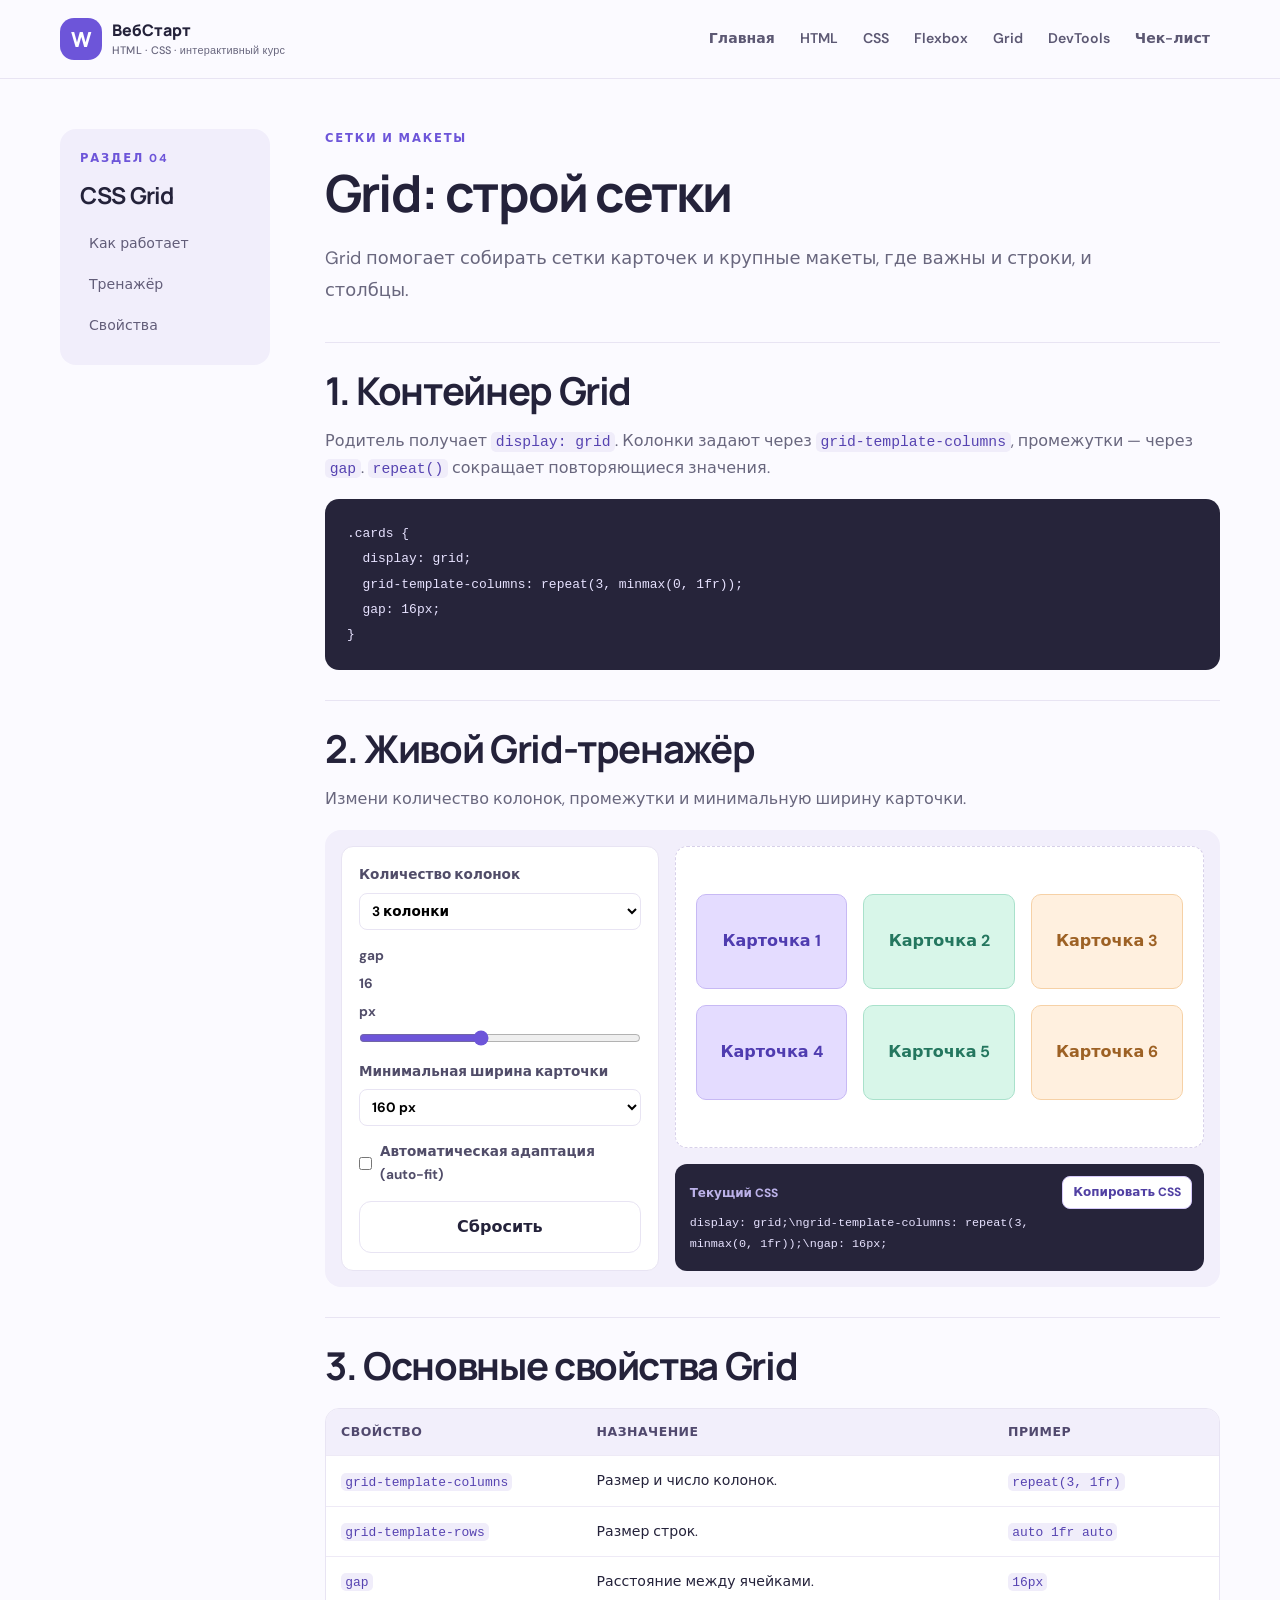
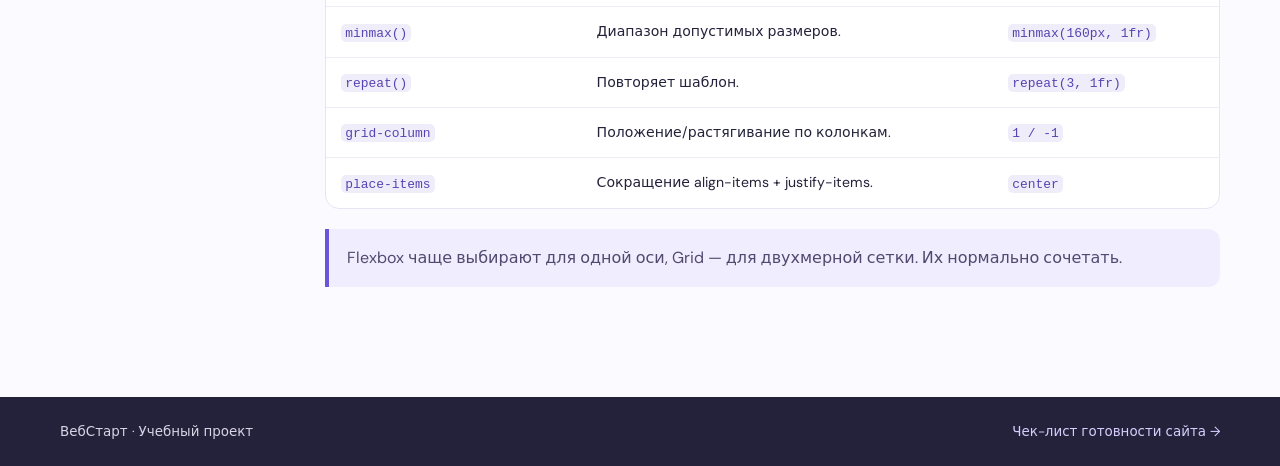
<file: grid.html>
<!doctype html>
<html lang="ru"><head><meta charset="utf-8"><meta name="viewport" content="width=device-width, initial-scale=1"><meta name="description" content="Интерактивный учебник по HTML и CSS"><title>CSS Grid — ВебСтарт</title><link rel="stylesheet" href="styles.css"><script src="app.js" defer></script></head><body><a class="skip-link" href="#main">Перейти к содержимому</a><header class="site-header"><div class="container header-inner"><a class="brand" href="index.html"><span class="brand-mark">W</span><span>ВебСтарт<small>HTML · CSS · интерактивный курс</small></span></a><button class="nav-toggle" aria-expanded="false" aria-controls="site-nav">Меню</button><nav id="site-nav" class="site-nav" aria-label="Основная навигация"><a href="index.html">Главная</a><a href="html.html">HTML</a><a href="css.html">CSS</a><a href="flex.html">Flexbox</a><a href="grid.html">Grid</a><a href="devtools.html">DevTools</a><a href="checklist.html">Чек-лист</a></nav></div></header><main id="main" class="container page-layout"><aside class="page-aside"><p class="eyebrow">РАЗДЕЛ 04</p><h2>CSS Grid</h2><nav aria-label="Содержание урока"><a href="#concept">Как работает</a><a href="#trainer">Тренажёр</a><a href="#properties">Свойства</a></nav></aside><article class="lesson"><header class="page-title"><p class="eyebrow">СЕТКИ И МАКЕТЫ</p><h1>Grid: строй сетки</h1><p class="lead">Grid помогает собирать сетки карточек и крупные макеты, где важны и строки, и столбцы.</p></header><section id="concept" class="lesson-section"><h2>1. Контейнер Grid</h2><p>Родитель получает <code>display: grid</code>. Колонки задают через <code>grid-template-columns</code>, промежутки — через <code>gap</code>. <code>repeat()</code> сокращает повторяющиеся значения.</p><pre class="code-block"><code>.cards {
  display: grid;
  grid-template-columns: repeat(3, minmax(0, 1fr));
  gap: 16px;
}</code></pre></section><section id="trainer" class="lesson-section"><h2>2. Живой Grid-тренажёр</h2><p>Измени количество колонок, промежутки и минимальную ширину карточки.</p><div class="trainer"><div class="trainer-controls"><label>Количество колонок<select data-grid-columns><option value="2">2 колонки</option><option value="3" selected>3 колонки</option><option value="4">4 колонки</option></select></label><label>gap <output data-grid-gap-out>16</output> px<input type="range" min="4" max="32" value="16" data-grid-gap></label><label>Минимальная ширина карточки<select data-grid-min><option value="120">120 px</option><option value="160" selected>160 px</option><option value="200">200 px</option></select></label><label class="check-label"><input type="checkbox" data-grid-auto> Автоматическая адаптация (auto-fit)</label><button class="button secondary" data-grid-reset type="button">Сбросить</button></div><div class="trainer-preview"><div class="grid-canvas" data-grid-canvas><div>Карточка 1</div><div>Карточка 2</div><div>Карточка 3</div><div>Карточка 4</div><div>Карточка 5</div><div>Карточка 6</div></div></div><div class="code-output"><span>Текущий CSS</span><pre data-grid-code><code>display: grid;</code></pre><button class="copy-button" data-copy="grid-code-text">Копировать CSS</button><textarea id="grid-code-text" class="copy-source" aria-label="CSS для копирования" readonly>display: grid;</textarea></div></div></section><section id="properties" class="lesson-section"><h2>3. Основные свойства Grid</h2><div class="table-wrap"><table><thead><tr><th>Свойство</th><th>Назначение</th><th>Пример</th></tr></thead><tbody><tr><td><code>grid-template-columns</code></td><td>Размер и число колонок.</td><td><code>repeat(3, 1fr)</code></td></tr><tr><td><code>grid-template-rows</code></td><td>Размер строк.</td><td><code>auto 1fr auto</code></td></tr><tr><td><code>gap</code></td><td>Расстояние между ячейками.</td><td><code>16px</code></td></tr><tr><td><code>minmax()</code></td><td>Диапазон допустимых размеров.</td><td><code>minmax(160px, 1fr)</code></td></tr><tr><td><code>repeat()</code></td><td>Повторяет шаблон.</td><td><code>repeat(3, 1fr)</code></td></tr><tr><td><code>grid-column</code></td><td>Положение/растягивание по колонкам.</td><td><code>1 / -1</code></td></tr><tr><td><code>place-items</code></td><td>Сокращение align-items + justify-items.</td><td><code>center</code></td></tr></tbody></table></div><div class="callout">Flexbox чаще выбирают для одной оси, Grid — для двухмерной сетки. Их нормально сочетать.</div></section></article></main><footer class="site-footer"><div class="container footer-inner"><span>ВебСтарт · Учебный проект</span><a href="checklist.html">Чек-лист готовности сайта →</a></div></footer></body></html>
</file>
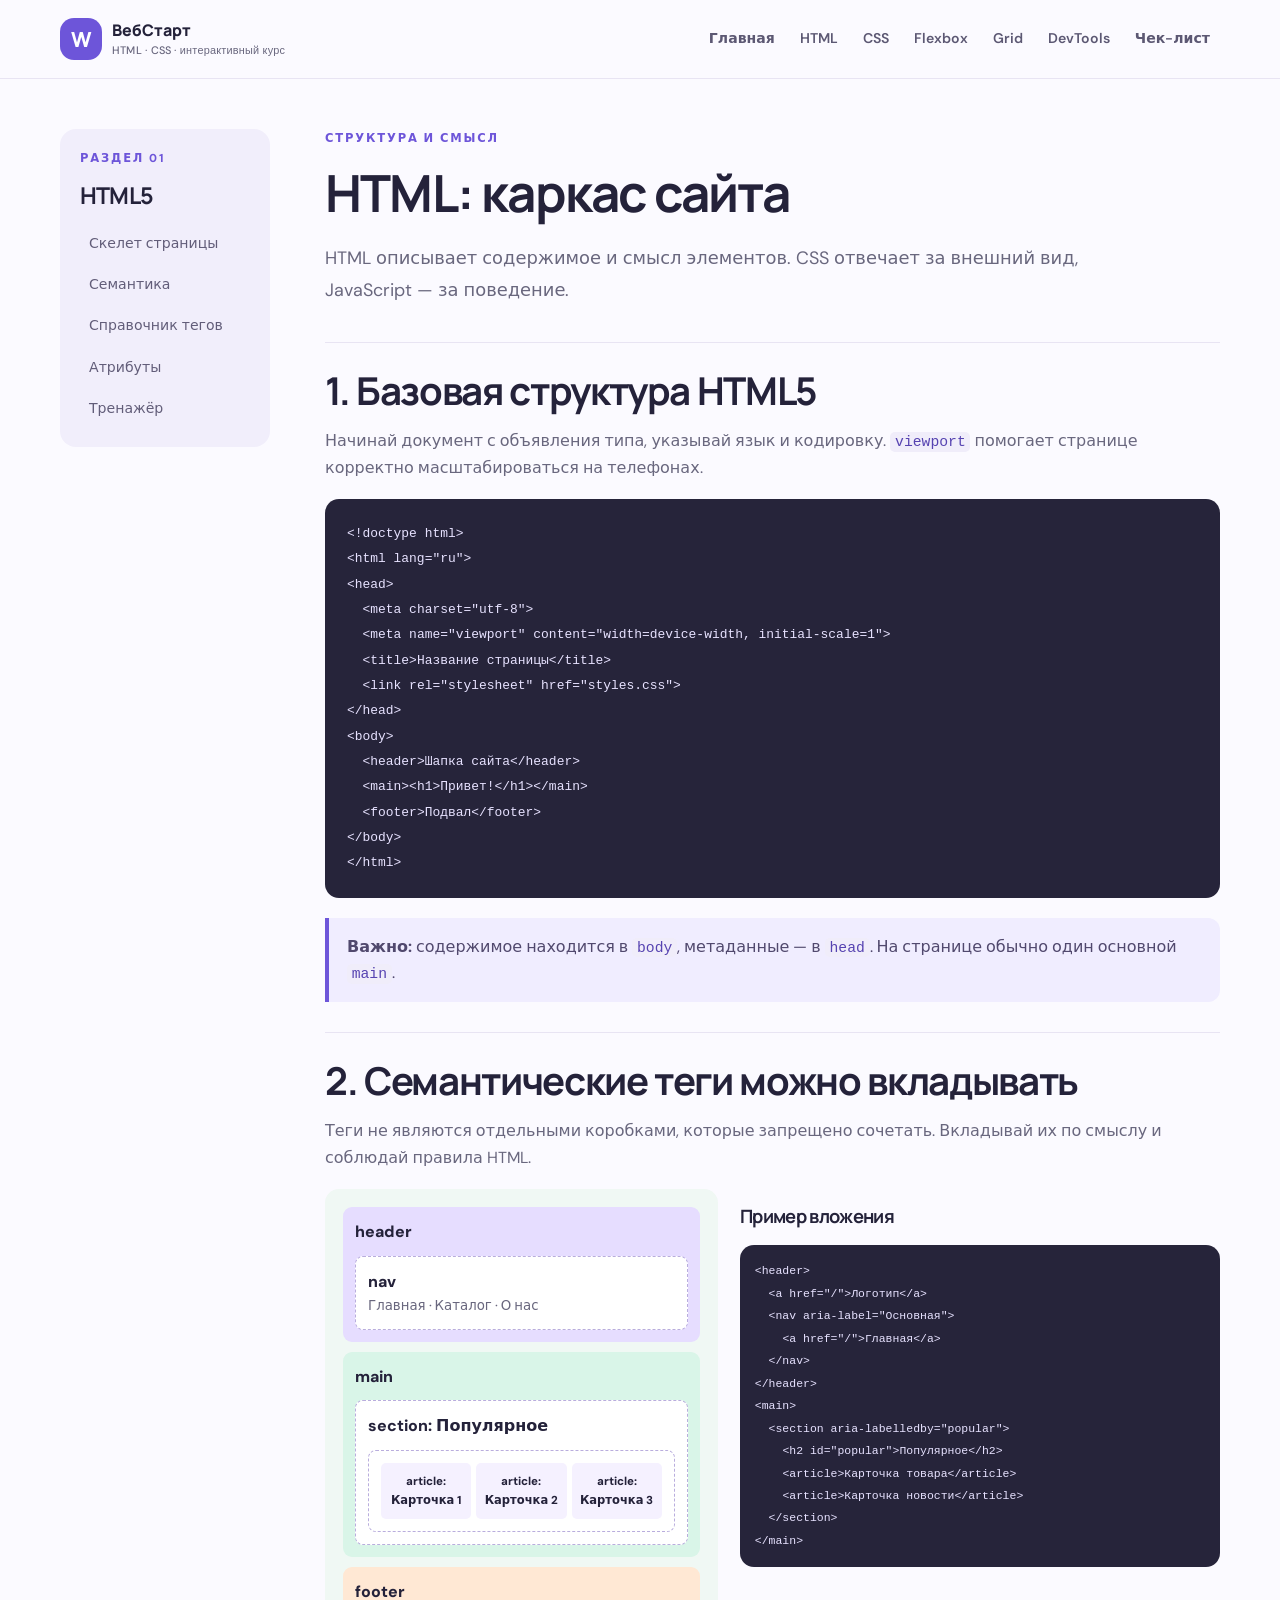
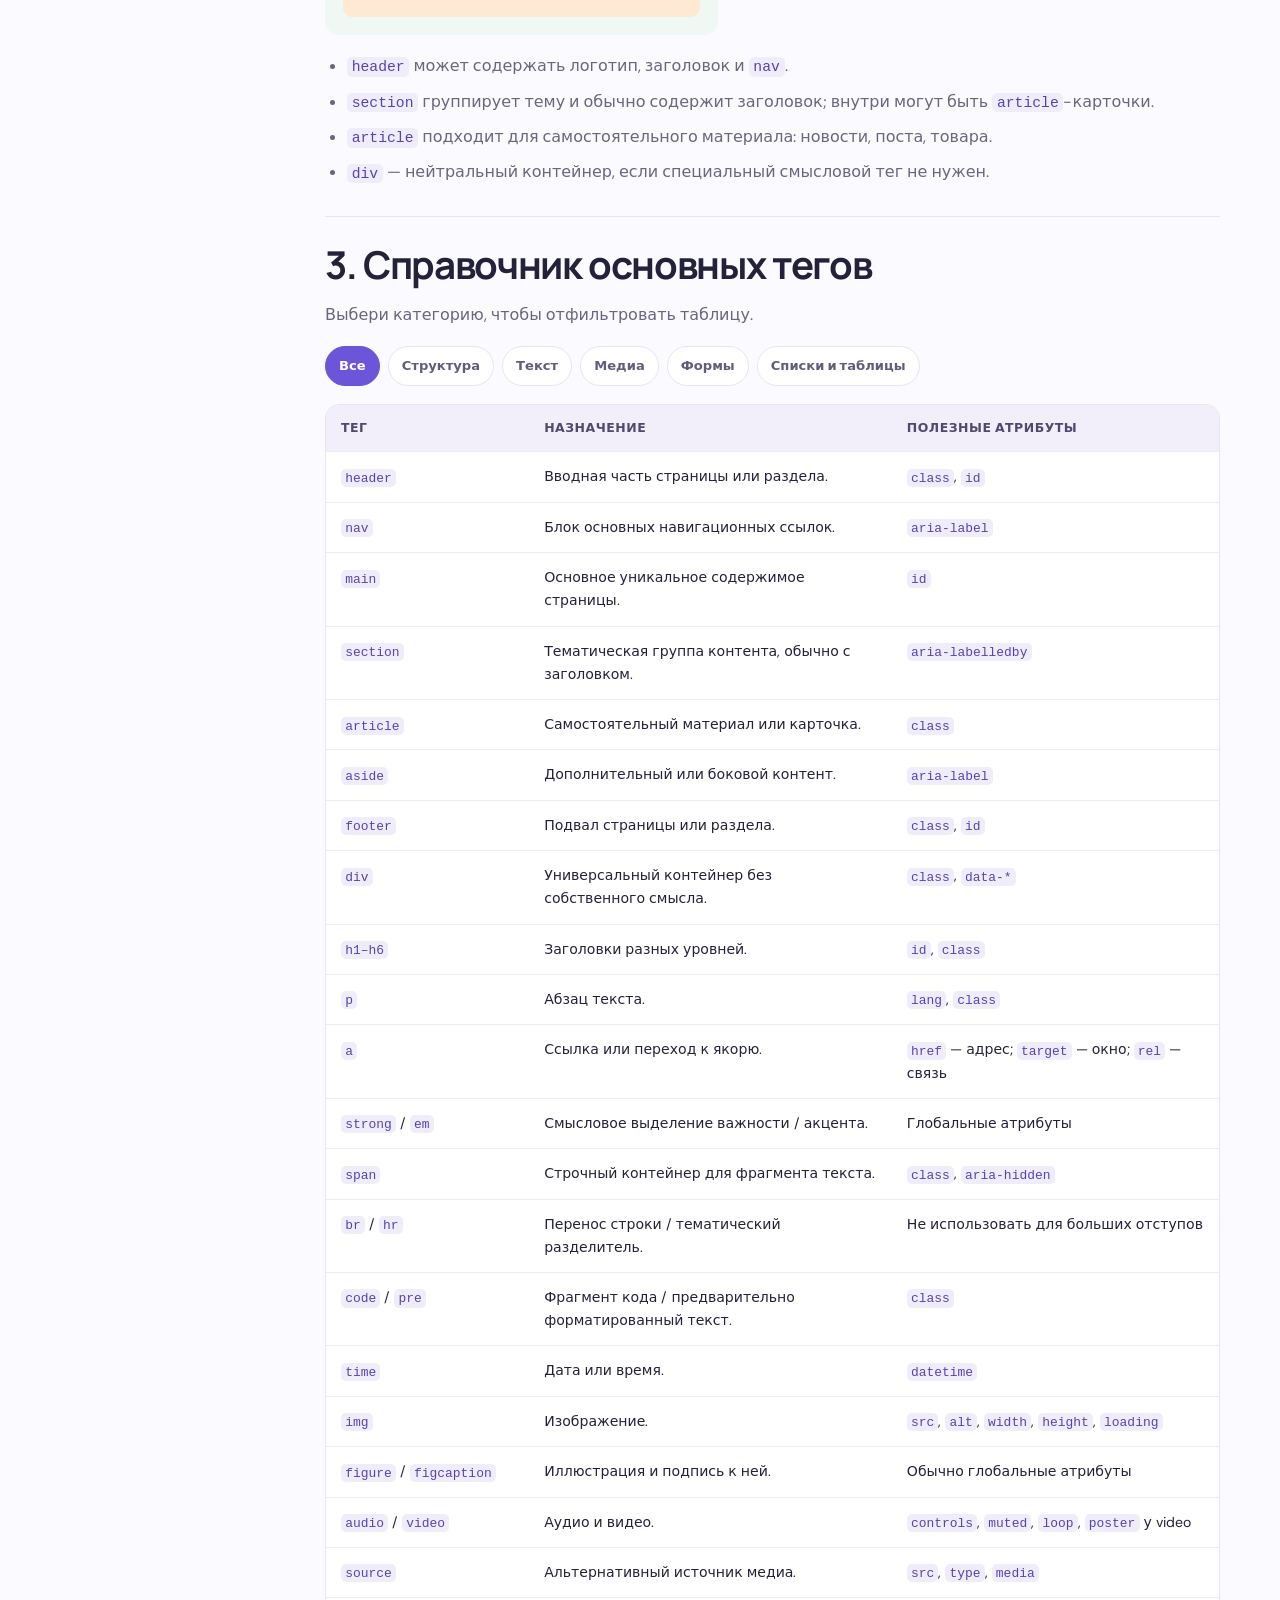
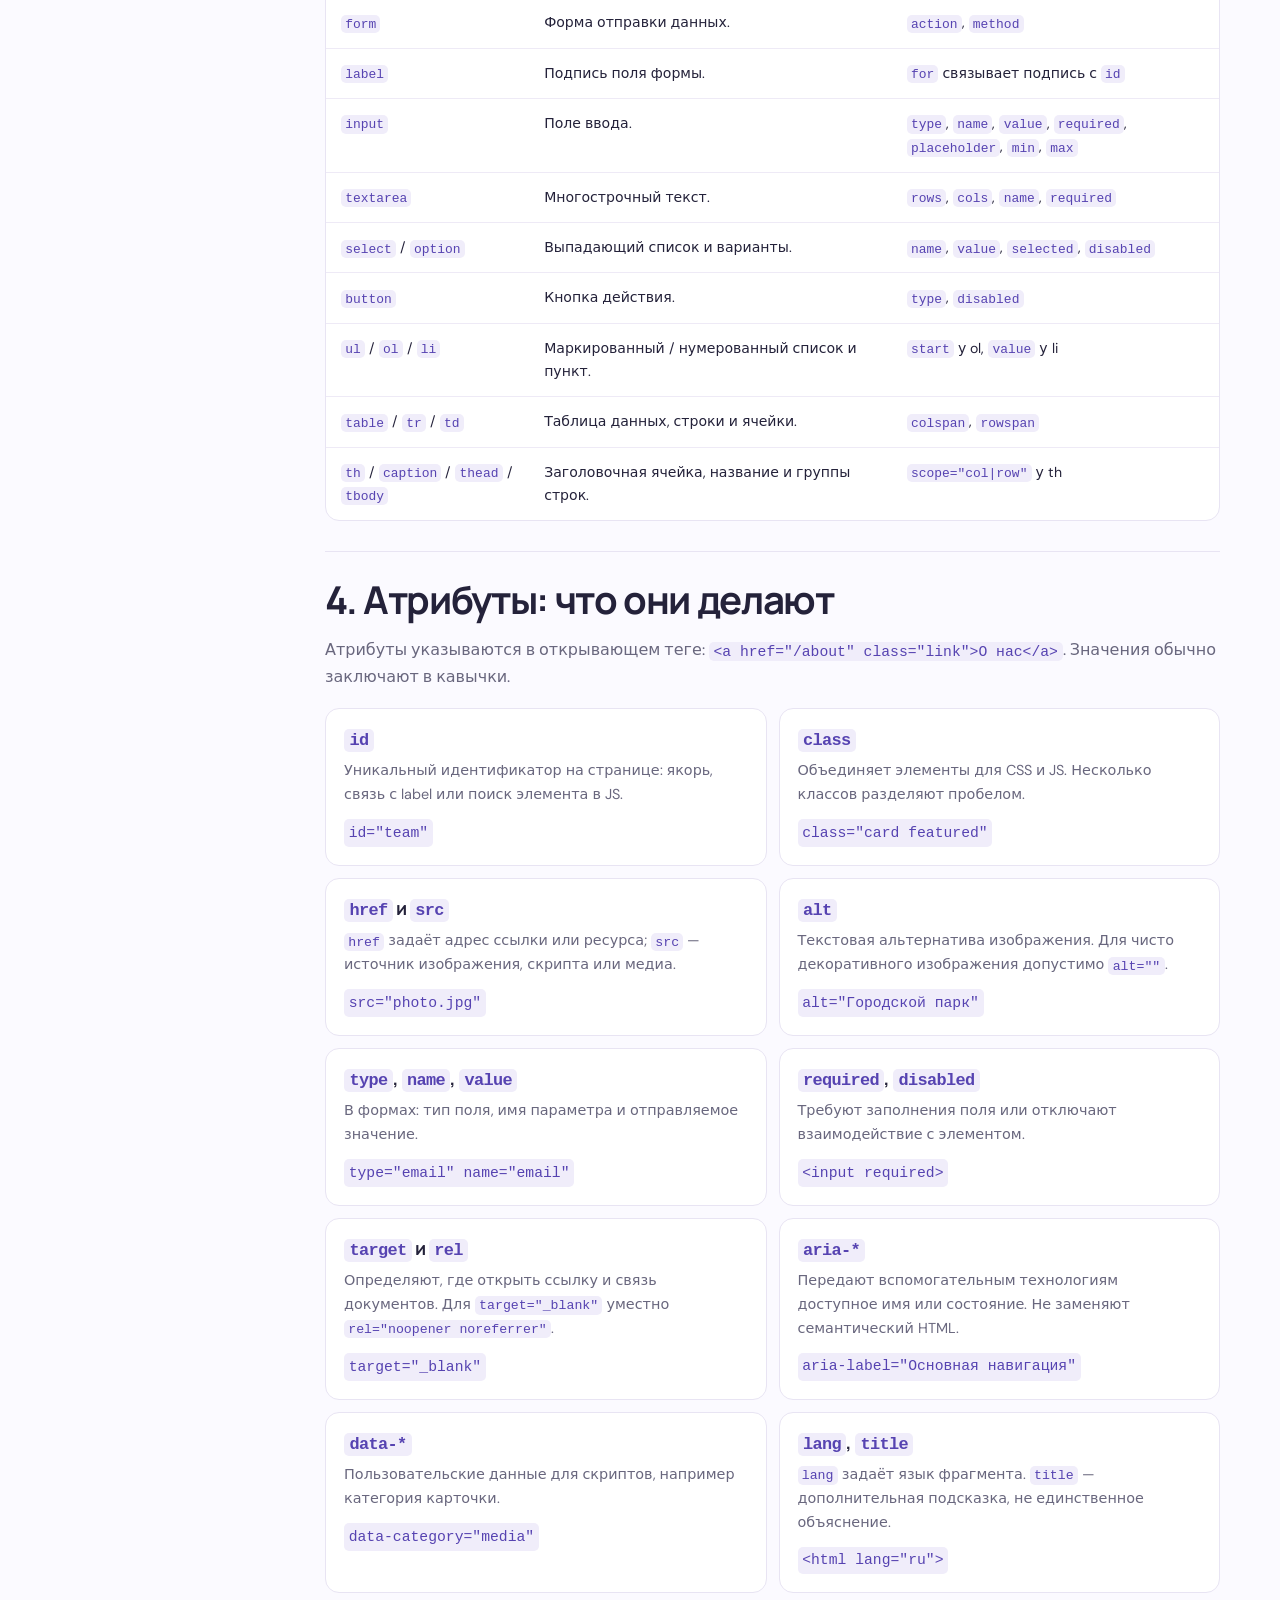
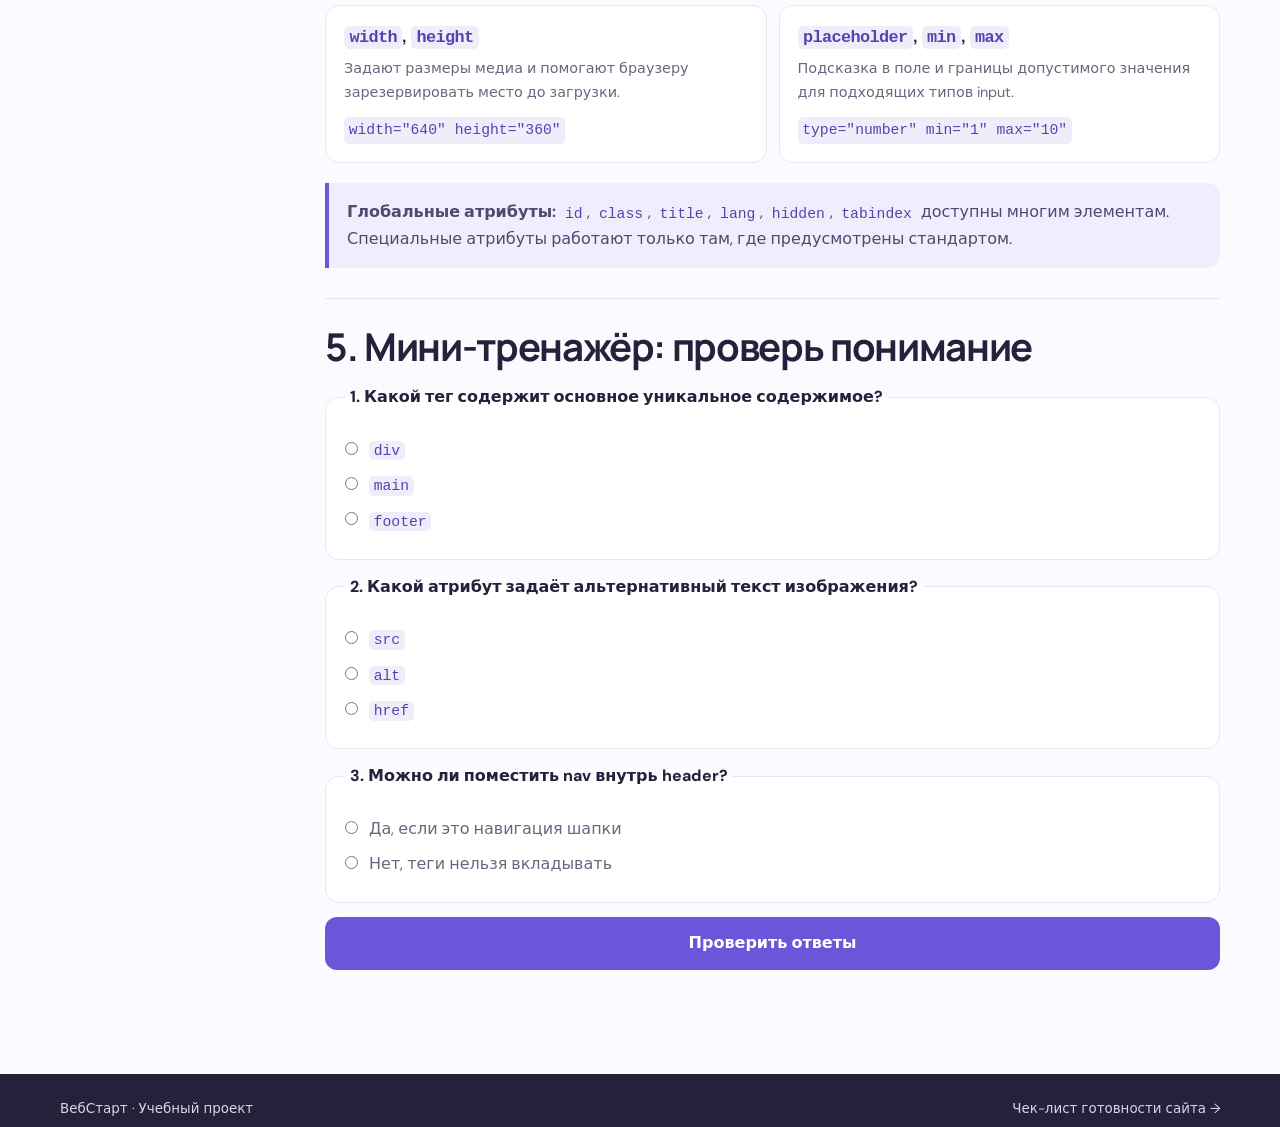
<file: html.html>
<!doctype html>
<html lang="ru"><head><meta charset="utf-8"><meta name="viewport" content="width=device-width, initial-scale=1"><meta name="description" content="Интерактивный учебник по HTML и CSS"><title>HTML5 — ВебСтарт</title><link rel="stylesheet" href="styles.css"><script src="app.js" defer></script></head><body><a class="skip-link" href="#main">Перейти к содержимому</a><header class="site-header"><div class="container header-inner"><a class="brand" href="index.html"><span class="brand-mark">W</span><span>ВебСтарт<small>HTML · CSS · интерактивный курс</small></span></a><button class="nav-toggle" aria-expanded="false" aria-controls="site-nav">Меню</button><nav id="site-nav" class="site-nav" aria-label="Основная навигация"><a href="index.html">Главная</a><a href="html.html">HTML</a><a href="css.html">CSS</a><a href="flex.html">Flexbox</a><a href="grid.html">Grid</a><a href="devtools.html">DevTools</a><a href="checklist.html">Чек-лист</a></nav></div></header><main id="main" class="container page-layout"><aside class="page-aside"><p class="eyebrow">РАЗДЕЛ 01</p><h2>HTML5</h2><nav aria-label="Содержание урока"><a href="#structure">Скелет страницы</a><a href="#semantics">Семантика</a><a href="#tags">Справочник тегов</a><a href="#attributes">Атрибуты</a><a href="#quiz">Тренажёр</a></nav></aside><article class="lesson"><header class="page-title"><p class="eyebrow">СТРУКТУРА И СМЫСЛ</p><h1>HTML: каркас сайта</h1><p class="lead">HTML описывает содержимое и смысл элементов. CSS отвечает за внешний вид, JavaScript — за поведение.</p></header><section id="structure" class="lesson-section"><h2>1. Базовая структура HTML5</h2><p>Начинай документ с объявления типа, указывай язык и кодировку. <code>viewport</code> помогает странице корректно масштабироваться на телефонах.</p><pre class="code-block"><code>&lt;!doctype html&gt;
&lt;html lang="ru"&gt;
&lt;head&gt;
  &lt;meta charset="utf-8"&gt;
  &lt;meta name="viewport" content="width=device-width, initial-scale=1"&gt;
  &lt;title&gt;Название страницы&lt;/title&gt;
  &lt;link rel="stylesheet" href="styles.css"&gt;
&lt;/head&gt;
&lt;body&gt;
  &lt;header&gt;Шапка сайта&lt;/header&gt;
  &lt;main&gt;&lt;h1&gt;Привет!&lt;/h1&gt;&lt;/main&gt;
  &lt;footer&gt;Подвал&lt;/footer&gt;
&lt;/body&gt;
&lt;/html&gt;</code></pre><div class="callout"><b>Важно:</b> содержимое находится в <code>body</code>, метаданные — в <code>head</code>. На странице обычно один основной <code>main</code>.</div></section><section id="semantics" class="lesson-section"><h2>2. Семантические теги можно вкладывать</h2><p>Теги не являются отдельными коробками, которые запрещено сочетать. Вкладывай их по смыслу и соблюдай правила HTML.</p><div class="example-layout"><div class="example-tree"><div class="tree-node node-header">header<div class="tree-nested">nav <small>Главная · Каталог · О нас</small></div></div><div class="tree-node node-main">main<div class="tree-nested">section: Популярное<div class="tree-nested cards-nested"><span>article: Карточка 1</span><span>article: Карточка 2</span><span>article: Карточка 3</span></div></div></div><div class="tree-node node-footer">footer</div></div><div><h3>Пример вложения</h3><pre class="compact-code"><code>&lt;header&gt;
  &lt;a href="/"&gt;Логотип&lt;/a&gt;
  &lt;nav aria-label="Основная"&gt;
    &lt;a href="/"&gt;Главная&lt;/a&gt;
  &lt;/nav&gt;
&lt;/header&gt;
&lt;main&gt;
  &lt;section aria-labelledby="popular"&gt;
    &lt;h2 id="popular"&gt;Популярное&lt;/h2&gt;
    &lt;article&gt;Карточка товара&lt;/article&gt;
    &lt;article&gt;Карточка новости&lt;/article&gt;
  &lt;/section&gt;
&lt;/main&gt;</code></pre></div></div><ul class="check-bullets"><li><code>header</code> может содержать логотип, заголовок и <code>nav</code>.</li><li><code>section</code> группирует тему и обычно содержит заголовок; внутри могут быть <code>article</code>-карточки.</li><li><code>article</code> подходит для самостоятельного материала: новости, поста, товара.</li><li><code>div</code> — нейтральный контейнер, если специальный смысловой тег не нужен.</li></ul></section><section id="tags" class="lesson-section"><h2>3. Справочник основных тегов</h2><p>Выбери категорию, чтобы отфильтровать таблицу.</p><div class="filter-row" role="group" aria-label="Фильтр тегов"><button class="filter-chip active" data-tag-filter="all">Все</button><button class="filter-chip" data-tag-filter="structure">Структура</button><button class="filter-chip" data-tag-filter="text">Текст</button><button class="filter-chip" data-tag-filter="media">Медиа</button><button class="filter-chip" data-tag-filter="forms">Формы</button><button class="filter-chip" data-tag-filter="lists">Списки и таблицы</button></div><div class="table-wrap"><table id="tag-table"><thead><tr><th>Тег</th><th>Назначение</th><th>Полезные атрибуты</th></tr></thead><tbody>
<tr data-category="structure"><td><code>header</code></td><td>Вводная часть страницы или раздела.</td><td><code>class</code>, <code>id</code></td></tr><tr data-category="structure"><td><code>nav</code></td><td>Блок основных навигационных ссылок.</td><td><code>aria-label</code></td></tr><tr data-category="structure"><td><code>main</code></td><td>Основное уникальное содержимое страницы.</td><td><code>id</code></td></tr><tr data-category="structure"><td><code>section</code></td><td>Тематическая группа контента, обычно с заголовком.</td><td><code>aria-labelledby</code></td></tr><tr data-category="structure"><td><code>article</code></td><td>Самостоятельный материал или карточка.</td><td><code>class</code></td></tr><tr data-category="structure"><td><code>aside</code></td><td>Дополнительный или боковой контент.</td><td><code>aria-label</code></td></tr><tr data-category="structure"><td><code>footer</code></td><td>Подвал страницы или раздела.</td><td><code>class</code>, <code>id</code></td></tr><tr data-category="structure"><td><code>div</code></td><td>Универсальный контейнер без собственного смысла.</td><td><code>class</code>, <code>data-*</code></td></tr>
<tr data-category="text"><td><code>h1–h6</code></td><td>Заголовки разных уровней.</td><td><code>id</code>, <code>class</code></td></tr><tr data-category="text"><td><code>p</code></td><td>Абзац текста.</td><td><code>lang</code>, <code>class</code></td></tr><tr data-category="text"><td><code>a</code></td><td>Ссылка или переход к якорю.</td><td><code>href</code> — адрес; <code>target</code> — окно; <code>rel</code> — связь</td></tr><tr data-category="text"><td><code>strong</code> / <code>em</code></td><td>Смысловое выделение важности / акцента.</td><td>Глобальные атрибуты</td></tr><tr data-category="text"><td><code>span</code></td><td>Строчный контейнер для фрагмента текста.</td><td><code>class</code>, <code>aria-hidden</code></td></tr><tr data-category="text"><td><code>br</code> / <code>hr</code></td><td>Перенос строки / тематический разделитель.</td><td>Не использовать для больших отступов</td></tr><tr data-category="text"><td><code>code</code> / <code>pre</code></td><td>Фрагмент кода / предварительно форматированный текст.</td><td><code>class</code></td></tr><tr data-category="text"><td><code>time</code></td><td>Дата или время.</td><td><code>datetime</code></td></tr>
<tr data-category="media"><td><code>img</code></td><td>Изображение.</td><td><code>src</code>, <code>alt</code>, <code>width</code>, <code>height</code>, <code>loading</code></td></tr><tr data-category="media"><td><code>figure</code> / <code>figcaption</code></td><td>Иллюстрация и подпись к ней.</td><td>Обычно глобальные атрибуты</td></tr><tr data-category="media"><td><code>audio</code> / <code>video</code></td><td>Аудио и видео.</td><td><code>controls</code>, <code>muted</code>, <code>loop</code>, <code>poster</code> у video</td></tr><tr data-category="media"><td><code>source</code></td><td>Альтернативный источник медиа.</td><td><code>src</code>, <code>type</code>, <code>media</code></td></tr>
<tr data-category="forms"><td><code>form</code></td><td>Форма отправки данных.</td><td><code>action</code>, <code>method</code></td></tr><tr data-category="forms"><td><code>label</code></td><td>Подпись поля формы.</td><td><code>for</code> связывает подпись с <code>id</code></td></tr><tr data-category="forms"><td><code>input</code></td><td>Поле ввода.</td><td><code>type</code>, <code>name</code>, <code>value</code>, <code>required</code>, <code>placeholder</code>, <code>min</code>, <code>max</code></td></tr><tr data-category="forms"><td><code>textarea</code></td><td>Многострочный текст.</td><td><code>rows</code>, <code>cols</code>, <code>name</code>, <code>required</code></td></tr><tr data-category="forms"><td><code>select</code> / <code>option</code></td><td>Выпадающий список и варианты.</td><td><code>name</code>, <code>value</code>, <code>selected</code>, <code>disabled</code></td></tr><tr data-category="forms"><td><code>button</code></td><td>Кнопка действия.</td><td><code>type</code>, <code>disabled</code></td></tr>
<tr data-category="lists"><td><code>ul</code> / <code>ol</code> / <code>li</code></td><td>Маркированный / нумерованный список и пункт.</td><td><code>start</code> у ol, <code>value</code> у li</td></tr><tr data-category="lists"><td><code>table</code> / <code>tr</code> / <code>td</code></td><td>Таблица данных, строки и ячейки.</td><td><code>colspan</code>, <code>rowspan</code></td></tr><tr data-category="lists"><td><code>th</code> / <code>caption</code> / <code>thead</code> / <code>tbody</code></td><td>Заголовочная ячейка, название и группы строк.</td><td><code>scope="col|row"</code> у th</td></tr></tbody></table></div></section><section id="attributes" class="lesson-section"><h2>4. Атрибуты: что они делают</h2><p>Атрибуты указываются в открывающем теге: <code>&lt;a href="/about" class="link"&gt;О нас&lt;/a&gt;</code>. Значения обычно заключают в кавычки.</p><div class="attribute-grid"><article class="attribute-card"><h3><code>id</code></h3><p>Уникальный идентификатор на странице: якорь, связь с label или поиск элемента в JS.</p><code>id="team"</code></article><article class="attribute-card"><h3><code>class</code></h3><p>Объединяет элементы для CSS и JS. Несколько классов разделяют пробелом.</p><code>class="card featured"</code></article><article class="attribute-card"><h3><code>href</code> и <code>src</code></h3><p><code>href</code> задаёт адрес ссылки или ресурса; <code>src</code> — источник изображения, скрипта или медиа.</p><code>src="photo.jpg"</code></article><article class="attribute-card"><h3><code>alt</code></h3><p>Текстовая альтернатива изображения. Для чисто декоративного изображения допустимо <code>alt=""</code>.</p><code>alt="Городской парк"</code></article><article class="attribute-card"><h3><code>type</code>, <code>name</code>, <code>value</code></h3><p>В формах: тип поля, имя параметра и отправляемое значение.</p><code>type="email" name="email"</code></article><article class="attribute-card"><h3><code>required</code>, <code>disabled</code></h3><p>Требуют заполнения поля или отключают взаимодействие с элементом.</p><code>&lt;input required&gt;</code></article><article class="attribute-card"><h3><code>target</code> и <code>rel</code></h3><p>Определяют, где открыть ссылку и связь документов. Для <code>target="_blank"</code> уместно <code>rel="noopener noreferrer"</code>.</p><code>target="_blank"</code></article><article class="attribute-card"><h3><code>aria-*</code></h3><p>Передают вспомогательным технологиям доступное имя или состояние. Не заменяют семантический HTML.</p><code>aria-label="Основная навигация"</code></article><article class="attribute-card"><h3><code>data-*</code></h3><p>Пользовательские данные для скриптов, например категория карточки.</p><code>data-category="media"</code></article><article class="attribute-card"><h3><code>lang</code>, <code>title</code></h3><p><code>lang</code> задаёт язык фрагмента. <code>title</code> — дополнительная подсказка, не единственное объяснение.</p><code>&lt;html lang="ru"&gt;</code></article><article class="attribute-card"><h3><code>width</code>, <code>height</code></h3><p>Задают размеры медиа и помогают браузеру зарезервировать место до загрузки.</p><code>width="640" height="360"</code></article><article class="attribute-card"><h3><code>placeholder</code>, <code>min</code>, <code>max</code></h3><p>Подсказка в поле и границы допустимого значения для подходящих типов input.</p><code>type="number" min="1" max="10"</code></article></div><div class="callout"><b>Глобальные атрибуты:</b> <code>id</code>, <code>class</code>, <code>title</code>, <code>lang</code>, <code>hidden</code>, <code>tabindex</code> доступны многим элементам. Специальные атрибуты работают только там, где предусмотрены стандартом.</div></section><section id="quiz" class="lesson-section"><h2>5. Мини-тренажёр: проверь понимание</h2><div class="quiz" data-quiz><fieldset class="quiz-question"><legend>1. Какой тег содержит основное уникальное содержимое?</legend><label><input type="radio" name="q1" value="div"> <code>div</code></label><label><input type="radio" name="q1" value="main"> <code>main</code></label><label><input type="radio" name="q1" value="footer"> <code>footer</code></label><p class="quiz-feedback" data-feedback="q1"></p></fieldset><fieldset class="quiz-question"><legend>2. Какой атрибут задаёт альтернативный текст изображения?</legend><label><input type="radio" name="q2" value="src"> <code>src</code></label><label><input type="radio" name="q2" value="alt"> <code>alt</code></label><label><input type="radio" name="q2" value="href"> <code>href</code></label><p class="quiz-feedback" data-feedback="q2"></p></fieldset><fieldset class="quiz-question"><legend>3. Можно ли поместить nav внутрь header?</legend><label><input type="radio" name="q3" value="yes"> Да, если это навигация шапки</label><label><input type="radio" name="q3" value="no"> Нет, теги нельзя вкладывать</label><p class="quiz-feedback" data-feedback="q3"></p></fieldset><button class="button primary" type="button" data-check-quiz>Проверить ответы</button><p class="quiz-total" aria-live="polite"></p></div></section></article></main><footer class="site-footer"><div class="container footer-inner"><span>ВебСтарт · Учебный проект</span><a href="checklist.html">Чек-лист готовности сайта →</a></div></footer></body></html>
</file>
<file: styles.css>
@import url('https://fonts.googleapis.com/css2?family=DM+Sans:wght@400;500;600;700&family=Manrope:wght@400;500;600;700;800&display=swap');
:root{--ink:#24223a;--muted:#69677e;--purple:#6d55d9;--purple-dark:#4f3cb0;--mint:#d8f6e9;--paper:#fbfaff;--line:#e8e4f3;--white:#fff;--orange:#ffb875;--shadow:0 18px 50px #33215b12}
*,*::before,*::after{box-sizing:border-box}*{margin:0;padding:0}html{scroll-behavior:smooth;scroll-padding-top:90px}body{font-family:"DM Sans",system-ui,sans-serif;color:var(--ink);background:var(--paper);line-height:1.65}h1,h2,h3,h4{font-family:Manrope,system-ui,sans-serif;line-height:1.2;letter-spacing:-.035em}h1{font-size:clamp(2.4rem,5vw,4.6rem)}h2{font-size:clamp(1.65rem,3vw,2.4rem)}h3{font-size:1.15rem}p{color:var(--muted)}a{color:inherit}button,input,select,textarea{font:inherit}button,a,select,input{accent-color:var(--purple)}button{cursor:pointer}code,pre,kbd{font-family:ui-monospace,SFMono-Regular,Consolas,monospace}code{background:#f0edfa;color:#5643b1;padding:.12em .32em;border-radius:5px;font-size:.92em}pre{white-space:pre-wrap;overflow-wrap:anywhere}pre code{padding:0;background:transparent;color:inherit}.container{width:min(1160px,calc(100% - 40px));margin-inline:auto}.skip-link{position:absolute;left:-9999px;top:0;background:#fff;padding:12px;z-index:100}.skip-link:focus{left:12px}.site-header{position:sticky;top:0;z-index:30;background:#fbfaffed;backdrop-filter:blur(18px);border-bottom:1px solid #e8e4f3}.header-inner{min-height:78px;display:flex;align-items:center;justify-content:space-between;gap:24px}.brand{display:flex;align-items:center;gap:10px;text-decoration:none;font-family:Manrope,sans-serif;font-weight:800;line-height:1.2}.brand small{display:block;color:var(--muted);font:500 .68rem "DM Sans",sans-serif;letter-spacing:.02em;margin-top:3px}.brand-mark{display:grid;place-items:center;width:42px;height:42px;border-radius:14px;background:var(--purple);color:#fff;font-size:1.3rem}.site-nav{display:flex;align-items:center;gap:5px}.site-nav a{text-decoration:none;color:#5c5873;font-size:.88rem;font-weight:600;padding:9px 10px;border-radius:10px}.site-nav a:hover,.site-nav a[aria-current=page]{background:#eee9ff;color:var(--purple-dark)}.nav-toggle{display:none;border:1px solid var(--line);background:#fff;border-radius:10px;padding:8px 12px}.hero{overflow:hidden;background:radial-gradient(circle at 85% 15%,#e6dcff 0,transparent 33%),linear-gradient(120deg,#f8f5ff,#f2fbf8);padding:78px 0 84px}.hero-grid{display:grid;grid-template-columns:1.08fr .92fr;align-items:center;gap:55px}.eyebrow{color:var(--purple);font-size:.72rem;font-weight:800;letter-spacing:.16em;margin-bottom:14px}.hero h1 span{color:var(--purple)}.lead{font-size:1.12rem;line-height:1.75;margin-top:20px;max-width:720px}.button-row{display:flex;gap:12px;flex-wrap:wrap;margin-top:28px}.button{display:inline-flex;align-items:center;justify-content:center;gap:8px;border:1px solid transparent;border-radius:12px;padding:12px 18px;font-weight:700;text-decoration:none;transition:transform .18s,background .18s}.button:hover{transform:translateY(-2px)}.button:focus-visible,.site-nav a:focus-visible,a:focus-visible,button:focus-visible,input:focus-visible,select:focus-visible{outline:3px solid #ffb875;outline-offset:3px}.primary{background:var(--purple);color:#fff}.primary:hover{background:var(--purple-dark)}.secondary{background:#fff;color:var(--ink);border-color:var(--line)}.hero-art{position:relative;padding:24px}.browser{background:#fff;border:1px solid #e2ddef;border-radius:20px;box-shadow:0 25px 70px #4936a526;overflow:hidden;transform:rotate(2deg)}.browser-bar{height:48px;display:flex;align-items:center;gap:7px;padding:0 15px;border-bottom:1px solid var(--line);color:#8b86a1;font-size:.76rem}.browser-bar i{width:9px;height:9px;border-radius:50%;background:#f9a5a5}.browser-bar i:nth-child(2){background:#f6d37a}.browser-bar i:nth-child(3){background:#8bd7ad}.browser-bar span{margin-left:12px}.code-lines{padding:26px 30px 22px;font:600 1rem/2 ui-monospace,monospace;color:#a19ab8}.code-lines b{color:var(--purple)}.code-lines em{color:#299b84;font-style:normal}.code-lines strong{color:#dc8a36}.indent{padding-left:25px}.browser-foot{display:flex;gap:8px;padding:12px 18px;background:#faf9ff}.browser-foot span{background:#eee9ff;color:var(--purple-dark);padding:4px 9px;border-radius:7px;font-size:.7rem;font-weight:800}.browser-foot span:last-child{margin-left:auto;background:var(--mint);color:#278a70}.floating-note{position:absolute;right:0;bottom:4px;background:#fff;padding:13px 17px;border-radius:13px;box-shadow:var(--shadow);font-weight:800;color:var(--purple);transform:rotate(-3deg)}.section-pad{padding-block:76px}.section-heading{text-align:center;margin-bottom:35px}.section-heading h2{margin-bottom:10px}.topic-grid{display:grid;grid-template-columns:repeat(3,1fr);gap:18px}.topic-card{display:block;background:#fff;border:1px solid var(--line);border-radius:18px;padding:24px;text-decoration:none;box-shadow:0 5px 20px #34215b06;transition:transform .2s,box-shadow .2s}.topic-card:hover{transform:translateY(-4px);box-shadow:var(--shadow)}.topic-icon{width:46px;height:46px;display:grid;place-items:center;border-radius:14px;font-weight:800;font-size:1.1rem;margin-bottom:18px}.purple{background:#eee8ff;color:#6d55d9}.mint{background:#d8f6e9;color:#24886e}.orange{background:#fff0df;color:#b66b20}.blue{background:#e2efff;color:#3c70bb}.pink{background:#ffe7f2;color:#b65083}.yellow{background:#fff4c8;color:#997c13}.topic-card h3{margin-bottom:9px}.topic-card p{font-size:.93rem;min-height:58px}.card-link,.text-link{display:inline-block;color:var(--purple);font-weight:800;font-size:.9rem;margin-top:17px;text-decoration:none}.soft-section{background:#f0edf9;padding:70px 0}.split-section{display:grid;grid-template-columns:1fr 1fr;gap:65px;align-items:center}.split-section h2{margin-bottom:18px}.mini-layout{background:white;border:1px solid #ded8ef;border-radius:18px;padding:16px;box-shadow:var(--shadow);display:grid;gap:10px;font-size:.8rem}.mini-layout>header,.mini-layout>main,.mini-layout>footer{padding:12px;border-radius:9px;background:#eee9ff}.mini-layout nav{margin-top:8px;padding:8px;background:#fff;border-radius:6px;color:var(--purple)}.mini-layout>main{background:#e4f8ee}.mini-cards{display:grid;grid-template-columns:repeat(3,1fr);gap:8px;margin-top:10px}.mini-cards article{background:white;padding:18px 5px;text-align:center;border-radius:7px}.mini-layout>footer{background:#fff0df}.site-footer{background:#24223a;color:#fff;padding:24px 0}.footer-inner{display:flex;justify-content:space-between;gap:15px;font-size:.84rem}.footer-inner span{color:#d8d4e6}.footer-inner a{color:#d7cdfc;text-decoration:none}.page-layout{display:grid;grid-template-columns:210px minmax(0,1fr);gap:55px;padding-top:50px;padding-bottom:90px;align-items:start}.page-aside{position:sticky;top:105px;background:#f1eefb;border-radius:16px;padding:20px}.page-aside h2{font-size:1.45rem;margin-bottom:15px}.page-aside nav{display:grid;gap:4px}.page-aside nav a{font-size:.88rem;color:#625d79;text-decoration:none;padding:7px 9px;border-radius:8px}.page-aside nav a:hover{background:white;color:var(--purple)}.page-title{margin-bottom:36px}.page-title h1{font-size:clamp(2.2rem,4vw,3.6rem)}.page-title .lead{max-width:780px}.lesson-section{padding-top:25px;margin-top:30px;border-top:1px solid var(--line);scroll-margin-top:100px}.lesson-section h2{margin-bottom:14px}.lesson-section>p{margin-bottom:18px}.lesson-section h3{margin:16px 0 8px}.code-block,.compact-code{background:#26243a;color:#e7e2ff;border-radius:14px;padding:22px;overflow:auto;font-size:.88rem;line-height:1.8;margin:18px 0}.compact-code{padding:15px;font-size:.78rem}.callout{background:#f0edff;border-left:4px solid var(--purple);border-radius:0 12px 12px 0;padding:16px 18px;margin:20px 0;color:#51496e}.table-wrap{overflow-x:auto;border:1px solid var(--line);border-radius:14px;background:#fff;margin:18px 0}.table-wrap table{width:100%;border-collapse:collapse;min-width:620px;text-align:left;font-size:.88rem}.table-wrap th{background:#f2effb;color:#51496e;font-size:.78rem;text-transform:uppercase;letter-spacing:.04em}.table-wrap th,.table-wrap td{padding:13px 15px;border-bottom:1px solid #eeeaf6;vertical-align:top}.table-wrap tr:last-child td{border-bottom:0}.example-layout{display:grid;grid-template-columns:.9fr 1.1fr;gap:22px;align-items:start}.example-tree{padding:18px;background:#f0f8f4;border-radius:14px;display:grid;gap:10px}.tree-node{padding:12px;border-radius:9px;font-weight:800}.node-header{background:#e6ddff}.node-main{background:#d9f5e8}.node-footer{background:#ffe8d4}.tree-nested{margin-top:10px;padding:12px;background:#fff;border:1px dashed #b9addd;border-radius:8px}.tree-nested small{display:block;font-weight:500;color:var(--muted)}.cards-nested{display:grid;grid-template-columns:repeat(3,1fr);gap:5px}.cards-nested span{background:#f5f1ff;border-radius:5px;padding:9px 3px;text-align:center;font-size:.72rem}.check-bullets{padding-left:22px;color:var(--muted);display:grid;gap:9px;margin:18px 0}.filter-row{display:flex;gap:8px;flex-wrap:wrap;margin:18px 0}.filter-chip{border:1px solid var(--line);background:white;color:#635d7b;border-radius:999px;padding:8px 13px;font-weight:700;font-size:.82rem}.filter-chip.active,.filter-chip:hover{background:var(--purple);color:white;border-color:var(--purple)}.attribute-grid{display:grid;grid-template-columns:repeat(2,minmax(0,1fr));gap:12px}.attribute-card,.why-grid article{background:#fff;border:1px solid var(--line);border-radius:14px;padding:18px}.attribute-card h3{margin:0 0 8px}.attribute-card p{font-size:.9rem;margin-bottom:12px}.attribute-card>code{display:inline-block;overflow-wrap:anywhere}.quiz{display:grid;gap:14px}.quiz-question{border:1px solid var(--line);background:white;border-radius:14px;padding:17px 19px}.quiz-question legend{font-weight:800;padding:0 5px}.quiz-question label{display:block;margin-top:9px;color:var(--muted)}.quiz-question input{margin-right:7px}.quiz-feedback{font-size:.88rem;margin-top:8px;font-weight:700}.quiz-total{font-weight:800;color:var(--purple)}.why-grid{display:grid;grid-template-columns:repeat(3,1fr);gap:12px;margin:20px 0}.why-grid h3{margin:12px 0 7px}.why-grid p{font-size:.9rem}.number-bubble{display:grid;place-items:center;width:34px;height:34px;background:#eee9ff;color:var(--purple);border-radius:10px;font-weight:800}.box-model-demo{display:grid;grid-template-columns:repeat(2,1fr);gap:12px;background:#f0edf9;padding:18px;border-radius:14px;margin-top:20px}.box-model-label{font-weight:800;font-size:.8rem}.model-box{min-height:120px;display:grid;place-content:center;text-align:center;background:#d8f6e9;border:4px solid #63b69a;padding:24px;border-radius:5px;font: .8rem/1.6 ui-monospace,monospace}.content-box{box-sizing:content-box;width:180px;max-width:100%}.border-box{box-sizing:border-box;width:180px;max-width:100%}.interactive-lab,.trainer{display:grid;grid-template-columns:minmax(200px,.75fr) minmax(0,1.25fr);gap:16px;background:#f2effb;padding:16px;border-radius:16px;margin:18px 0}.lab-controls,.trainer-controls{display:grid;align-content:start;gap:15px;background:#fff;border:1px solid var(--line);border-radius:12px;padding:17px}.lab-controls label,.trainer-controls label{display:grid;gap:6px;font-size:.85rem;font-weight:700;color:#514d69}.lab-controls input[type=range],.trainer-controls input[type=range]{width:100%}.lab-controls select,.trainer-controls select{width:100%;padding:8px;border:1px solid var(--line);border-radius:8px;background:white}.check-label{display:flex!important;align-items:center;gap:8px!important}.lab-stage,.trainer-preview{display:grid;place-items:center;min-height:280px;background:white;border:1px dashed #d7d0e9;border-radius:12px;padding:20px;overflow:hidden}.live-box{background:#d9f5e8;border:4px solid #63b69a;border-radius:8px;text-align:center;max-width:100%;overflow-wrap:anywhere}.lab-readout{font-size:.84rem;text-align:center;margin-top:14px}.two-column{display:grid;grid-template-columns:1fr 1fr;gap:22px}.hover-demo:hover{background:#d8f6e9;transform:translateY(-3px)}.pseudo-demo{display:grid;gap:10px;background:white;padding:18px;border-radius:12px}.sparkle-label::before{content:"✦ ";color:#6d55d9}.arrow-label::after{content:" →";color:#299b84}.css-live-card{width:100%;max-width:380px;background:#eee9ff;border-radius:18px;padding:24px;font-size:18px;transition:all .2s}.css-live-card h3{margin:12px 0}.trainer-controls{grid-column:1;grid-row:1 / span 2}.trainer-preview{min-height:300px}.flex-canvas{width:100%;min-height:240px;display:flex;flex-direction:row;justify-content:flex-start;align-items:stretch;gap:12px;flex-wrap:nowrap;background:#f8f6ff;border:1px dashed #d8d0eb;border-radius:12px;padding:12px;overflow:auto}.flex-item{display:grid;place-content:center;min-width:55px;min-height:60px;padding:12px;background:#6d55d9;color:white;border-radius:10px;font-weight:800;text-align:center}.flex-item:nth-child(2){background:#299b84}.flex-item:nth-child(3){background:#df9450}.flex-item:nth-child(4){background:#5289cc}.flex-item.taller{min-height:100px}.grid-canvas{width:100%;display:grid;grid-template-columns:repeat(3,minmax(0,1fr));gap:16px}.grid-canvas>div{min-height:95px;display:grid;place-items:center;text-align:center;padding:12px;background:#e4dcff;border:1px solid #c7b9f4;border-radius:10px;color:#4f3cb0;font-weight:700}.grid-canvas>div:nth-child(3n+2){background:#d8f6e9;border-color:#a9e1cb;color:#24775f}.grid-canvas>div:nth-child(3n){background:#fff0df;border-color:#f6d1a6;color:#9d6124}.code-output{grid-column:2;background:#26243a;color:#e7e2ff;border-radius:12px;padding:15px;position:relative}.code-output>span{font-size:.75rem;font-weight:800;color:#bcb2e9}.code-output pre{margin-top:7px;font-size:.8rem;padding-right:95px}.copy-button{border:1px solid #d6cafa;background:#fff;color:#5140a3;border-radius:8px;padding:6px 10px;font-size:.75rem;font-weight:800}.code-output .copy-button{position:absolute;right:12px;top:12px}.copy-source{position:absolute;left:-9999px;width:1px;height:1px}.dev-figure{margin:22px 0}.dev-figure figcaption{font-size:.8rem;color:var(--muted);margin-top:8px}.mock-devtools{border:1px solid #d4d0df;border-radius:12px;overflow:hidden;background:#f9f8fc;color:#3c394d;font:12px/1.6 ui-monospace,monospace;box-shadow:var(--shadow)}.mock-top{display:flex;gap:20px;background:#e9e7ef;padding:10px 14px;border-bottom:1px solid #d4d0df}.mock-top .active{border-bottom:2px solid #6d55d9;color:#4f3cb0}.mock-workspace{display:grid;grid-template-columns:1.15fr .85fr;min-height:220px}.mock-dom{padding:16px 12px;overflow:hidden}.mock-dom i{color:#715bd1;font-style:normal}.mock-indent{padding-left:14px}.mock-indent2{padding-left:28px}.mock-indent3{padding-left:42px}.mock-indent4{padding-left:56px;color:#5d596d}.selected{background:#dcd5fb;border-radius:4px;color:#4f3cb0}.mock-side{border-left:1px solid #d4d0df;background:#fff;padding:14px}.mock-side hr{border:0;border-top:1px solid #ece9f4;margin:10px 0}.mock-side p{font-size:11px;margin:5px 0;color:#565267}.mock-muted{font-size:10px;color:#888398}.mock-side.wide{border:0}.mock-rule{display:grid;gap:8px;padding:12px;background:#f8f6ff;border-radius:6px;margin:10px 0}.mock-box-model{display:grid;place-items:center;padding:15px}.bm-margin,.bm-border,.bm-padding{padding:10px;text-align:center;font-size:10px}.bm-margin{background:#f8dcb5}.bm-border{background:#f2c7a0}.bm-padding{background:#d7edc9}.bm-content{background:#cce5fb;padding:17px 25px}.mock-responsive{display:flex;align-items:flex-start;gap:16px;background:#eeecf4;padding:16px;border-radius:12px;overflow:hidden}.mock-desktop,.mock-phone{background:#fff;border:2px solid #b7b2c5;border-radius:8px;overflow:hidden}.mock-desktop{flex:1;min-width:0}.mock-phone{width:130px;flex-shrink:0;border-radius:15px}.mock-device-bar{font-size:9px;background:#dedbe7;padding:7px;text-align:center}.mock-webpage,.mock-phone-screen{padding:10px;display:grid;gap:8px}.mock-web-head{height:15px;border-radius:3px;background:#6d55d9}.mock-web-hero{height:55px;border-radius:4px;background:#d8f6e9}.mock-web-cards{display:grid;grid-template-columns:repeat(3,1fr);gap:5px}.mock-web-cards i{height:45px;background:#eee9ff;border-radius:4px}.mock-phone .mock-web-cards{grid-template-columns:1fr}.mock-phone .mock-web-cards i{height:25px}.console-example{border-radius:12px;background:#292735;color:#eee;padding:15px;font: .82rem/1.8 ui-monospace,monospace}.console-bar{display:flex;justify-content:space-between;border-bottom:1px solid #55515f;padding-bottom:8px;margin-bottom:10px}.console-error{color:#ffaaa9}.console-location{color:#c5b5ff}.console-tip{color:#c9c5d8;margin-top:10px}.shortcut-grid{display:grid;grid-template-columns:repeat(3,1fr);gap:12px;margin:18px 0}.shortcut-grid>div{display:grid;gap:7px;background:white;border:1px solid var(--line);border-radius:12px;padding:15px}.shortcut-grid b{font-size:.87rem}.shortcut-grid span{font-size:.78rem;color:var(--muted)}kbd{display:inline-block;width:max-content;background:#f0edfa;border:1px solid #d9d1f0;border-bottom-width:3px;border-radius:6px;padding:4px 8px;color:#5140a3}.checklist-page{padding-top:55px;padding-bottom:90px}.checklist-page .page-title{max-width:780px}.checklist-toolbar{display:flex;align-items:center;gap:10px;margin:25px 0}.progress-area{flex:1;background:#f0edfa;padding:14px 17px;border-radius:12px}.progress-label{display:flex;justify-content:space-between;font-size:.88rem;margin-bottom:8px}.progress-label strong{color:var(--purple)}.progress-track{height:8px;background:#ddd6f0;border-radius:99px;overflow:hidden}.progress-track span{display:block;width:0;height:100%;background:var(--purple);transition:width .2s}.checklist-grid{display:grid;grid-template-columns:repeat(2,minmax(0,1fr));gap:18px}.checklist-group{background:white;border:1px solid var(--line);border-radius:16px;padding:20px}.checklist-group h2{font-size:1.15rem;margin-bottom:12px}.check-item{display:flex;gap:10px;align-items:flex-start;padding:12px 0;border-bottom:1px solid #f0edf7;cursor:pointer}.check-item:last-child{border-bottom:0}.check-item input{margin-top:5px;flex-shrink:0;width:16px;height:16px}.check-item span{display:grid;gap:3px}.check-item b{font-size:.9rem}.check-item small{font-size:.8rem;line-height:1.45;color:var(--muted)}.check-item:has(input:checked) b{text-decoration:line-through;color:#858098}.checklist-note{font-size:.86rem;margin-top:20px}.filter-chip:focus-visible,.button:focus-visible{outline-offset:3px}
@media(max-width:960px){.site-nav{gap:0}.site-nav a{font-size:.8rem;padding:8px 7px}.hero-grid{gap:25px}.page-layout{grid-template-columns:180px minmax(0,1fr);gap:28px}.interactive-lab,.trainer{grid-template-columns:1fr}.trainer-controls{grid-column:auto;grid-row:auto}.code-output{grid-column:auto}.topic-grid{grid-template-columns:repeat(2,1fr)}}
@media(max-width:760px){.container{width:min(100% - 30px,600px)}.header-inner{min-height:68px;flex-wrap:wrap;padding-block:10px}.nav-toggle{display:block}.site-nav{display:none;flex-basis:100%;flex-wrap:wrap;padding-bottom:8px}.site-nav.open{display:flex}.site-nav a{font-size:.87rem}.hero{padding:50px 0}.hero-grid,.split-section,.example-layout{grid-template-columns:1fr}.hero-art{max-width:500px;margin:auto;width:100%}.hero h1{font-size:clamp(2.25rem,10vw,3.7rem)}.section-pad{padding-block:50px}.topic-grid{gap:12px}.topic-card{padding:18px}.topic-card p{min-height:0}.split-section{gap:30px}.page-layout{display:block;padding-top:28px;padding-bottom:60px}.page-aside{position:static;margin-bottom:28px}.page-aside nav{display:flex;flex-wrap:wrap}.page-aside nav a{background:#fff}.page-title{margin-bottom:25px}.lesson-section{margin-top:24px}.why-grid{grid-template-columns:1fr}.attribute-grid,.two-column,.checklist-grid{grid-template-columns:1fr}.shortcut-grid{grid-template-columns:1fr}.footer-inner{flex-direction:column}.checklist-toolbar{flex-wrap:wrap}.progress-area{flex-basis:100%;order:-1}.mock-workspace{grid-template-columns:1fr}.mock-side{border-left:0;border-top:1px solid #d4d0df}.mock-box-model{padding:8px}.mock-responsive{padding:8px;gap:8px}.mock-phone{width:95px}.cards-nested{grid-template-columns:1fr}.cards-nested span{text-align:left;padding:7px}.box-model-demo{grid-template-columns:1fr}.model-box{width:100%;max-width:260px}.content-box{box-sizing:content-box;max-width:calc(100% - 48px)}}
@media(max-width:440px){.topic-grid{grid-template-columns:1fr}.topic-card{display:grid;grid-template-columns:46px 1fr;column-gap:14px;align-items:start}.topic-icon{grid-row:span 3;margin-bottom:0}.topic-card h3{align-self:end}.topic-card p{grid-column:2}.topic-card .card-link{grid-column:2;margin-top:5px}.button-row .button{width:100%}.brand small{font-size:.6rem}.hero-art{padding:10px 4px}.floating-note{right:-2px}.code-block{padding:15px;font-size:.77rem}.lab-stage,.trainer-preview{padding:10px;min-height:220px}.checklist-toolbar .button{flex:1}.mock-dom{font-size:10px}.mock-workspace{grid-template-columns:minmax(0,1fr)}}
@media(prefers-reduced-motion:reduce){*,*::before,*::after{scroll-behavior:auto!important;transition:none!important;animation:none!important}}
@media print{.site-header,.site-footer,.checklist-toolbar .button,.page-aside{display:none!important}body{background:#fff}.checklist-page{width:100%;padding:0}.checklist-grid{grid-template-columns:1fr 1fr}.checklist-group{break-inside:avoid}.check-item{padding:5px 0}}
</file>
